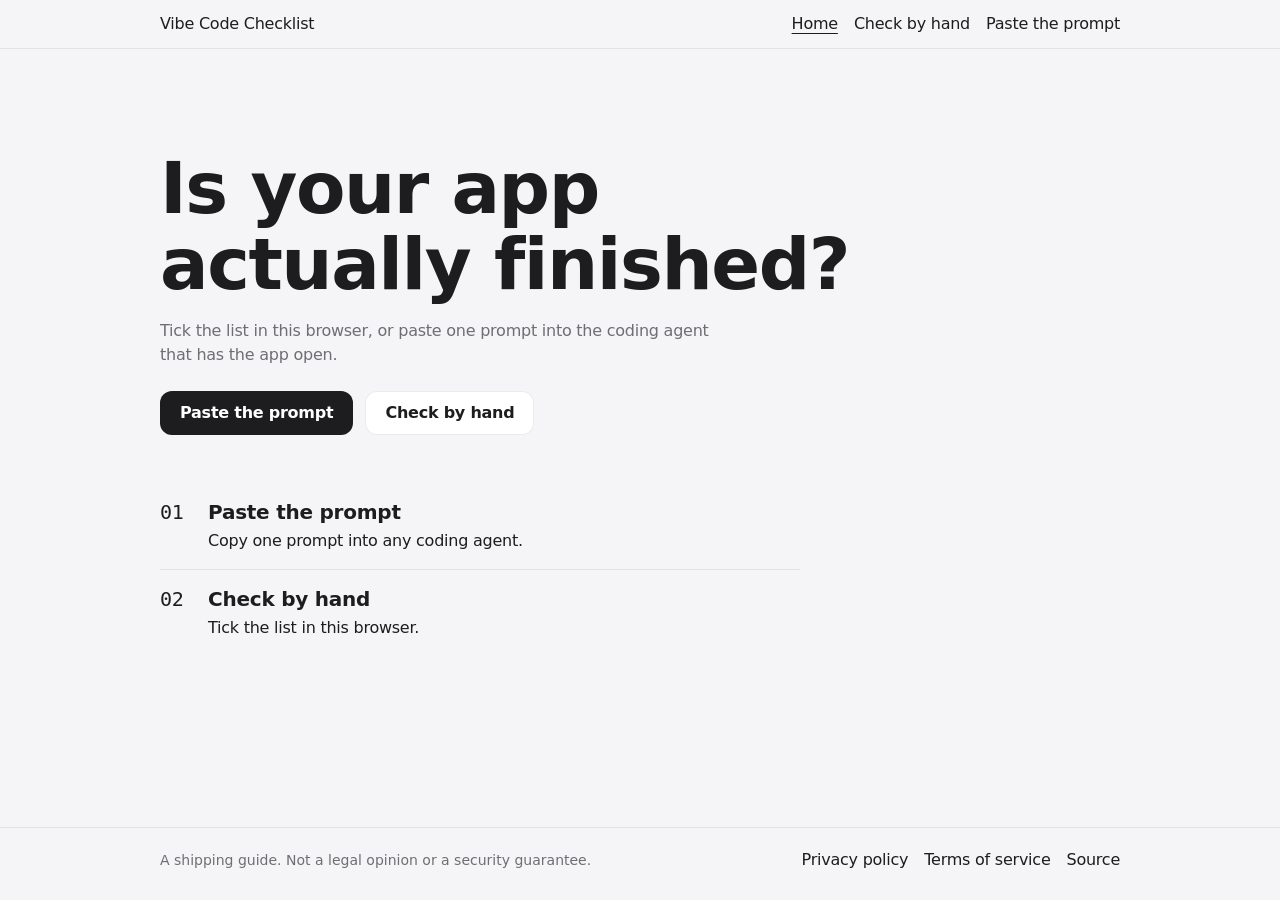
<file: index.html>
<!DOCTYPE html>
<html lang="en">
<head>
  <meta charset="utf-8">
  <meta http-equiv="Content-Security-Policy" content="default-src 'self'; script-src 'sha256-tcLRVA3RqzCOxFWzuZq97VPG/Cl6CHg8YIYO6o3sWDw='; style-src 'self'; img-src 'self'; font-src 'self'; connect-src 'none'; manifest-src 'self'; base-uri 'none'; form-action 'none'; object-src 'none'; frame-src 'none'; worker-src 'none'; upgrade-insecure-requests">
  <meta name="referrer" content="no-referrer">
  <meta name="viewport" content="width=device-width, initial-scale=1">
  <title>Vibe Code Checklist — Is your app actually finished?</title>
  <meta name="description" content="Choose how to check a vibe-coded web app: tick the list yourself, or paste one prompt into any coding agent.">
  <link rel="canonical" href="https://delexoo.github.io/vibe-code-checklist/">
  <meta property="og:title" content="Vibe Code Checklist — Is your app actually finished?">
  <meta property="og:description" content="Choose how to check a vibe-coded web app: tick the list yourself, or paste one prompt into any coding agent.">
  <meta property="og:type" content="website">
  <meta property="og:url" content="https://delexoo.github.io/vibe-code-checklist/">
  <meta name="twitter:card" content="summary">
  <meta name="twitter:title" content="Vibe Code Checklist — Is your app actually finished?">
  <meta name="twitter:description" content="Tick the list yourself, or paste one prompt into any coding agent.">
  <meta name="theme-color" content="#f5f5f7">
  <link rel="icon" href="favicon.svg" type="image/svg+xml">
  <link rel="icon" href="favicon-32.png" sizes="32x32" type="image/png">
  <link rel="apple-touch-icon" href="apple-touch-icon.png">
  <link rel="manifest" href="site.webmanifest">
  <link rel="stylesheet" href="styles.css">
  <script type="application/ld+json">
  {
    "@context": "https://schema.org",
    "@type": "WebSite",
    "name": "Vibe Code Checklist",
    "url": "https://delexoo.github.io/vibe-code-checklist/",
    "description": "Choose how to check a vibe-coded web app: by hand, or with one prompt."
  }
  </script>
</head>
<body class="dt-page">
  <a class="skip" href="#main">Skip to content</a>
  <header class="site-header">
    <div class="wrap">
      <div class="lx-row site-nav">
        <a class="word" href="index.html">Vibe Code Checklist</a>
        <nav aria-label="Pages">
          <a href="index.html" aria-current="page">Home</a>
          <a href="check.html">Check by hand</a>
          <a href="prompt.html">Paste the prompt</a>
        </nav>
      </div>
    </div>
  </header>
  <main id="main">
    <div class="wrap type-hero">
      <h1>Is your app actually finished?</h1>
      <p class="lede">Tick the list in this browser, or paste one prompt into the coding agent that has the app open.</p>
      <div class="cta">
        <a class="dt-btn dt-btn-primary" href="prompt.html">Paste the prompt</a>
        <a class="dt-btn dt-btn-secondary" href="check.html">Check by hand</a>
      </div>
      <ol class="path-list">
        <li class="lx-row">
          <span class="idx"></span>
          <div>
            <h2>Paste the prompt</h2>
            <p>Copy one prompt into any coding agent.</p>
          </div>
        </li>
        <li class="lx-row">
          <span class="idx"></span>
          <div>
            <h2>Check by hand</h2>
            <p>Tick the list in this browser.</p>
          </div>
        </li>
      </ol>
    </div>
  </main>
  <footer class="site-footer">
    <div class="wrap">
      <div class="lx-row site-foot">
        <p>A shipping guide. Not a legal opinion or a security guarantee.</p>
        <nav aria-label="Site">
          <a href="privacy.html">Privacy policy</a>
          <a href="terms.html">Terms of service</a>
          <a href="https://github.com/Delexoo/vibe-code-checklist" rel="noreferrer">Source</a>
        </nav>
      </div>
    </div>
  </footer>
</body>
</html>
</file>
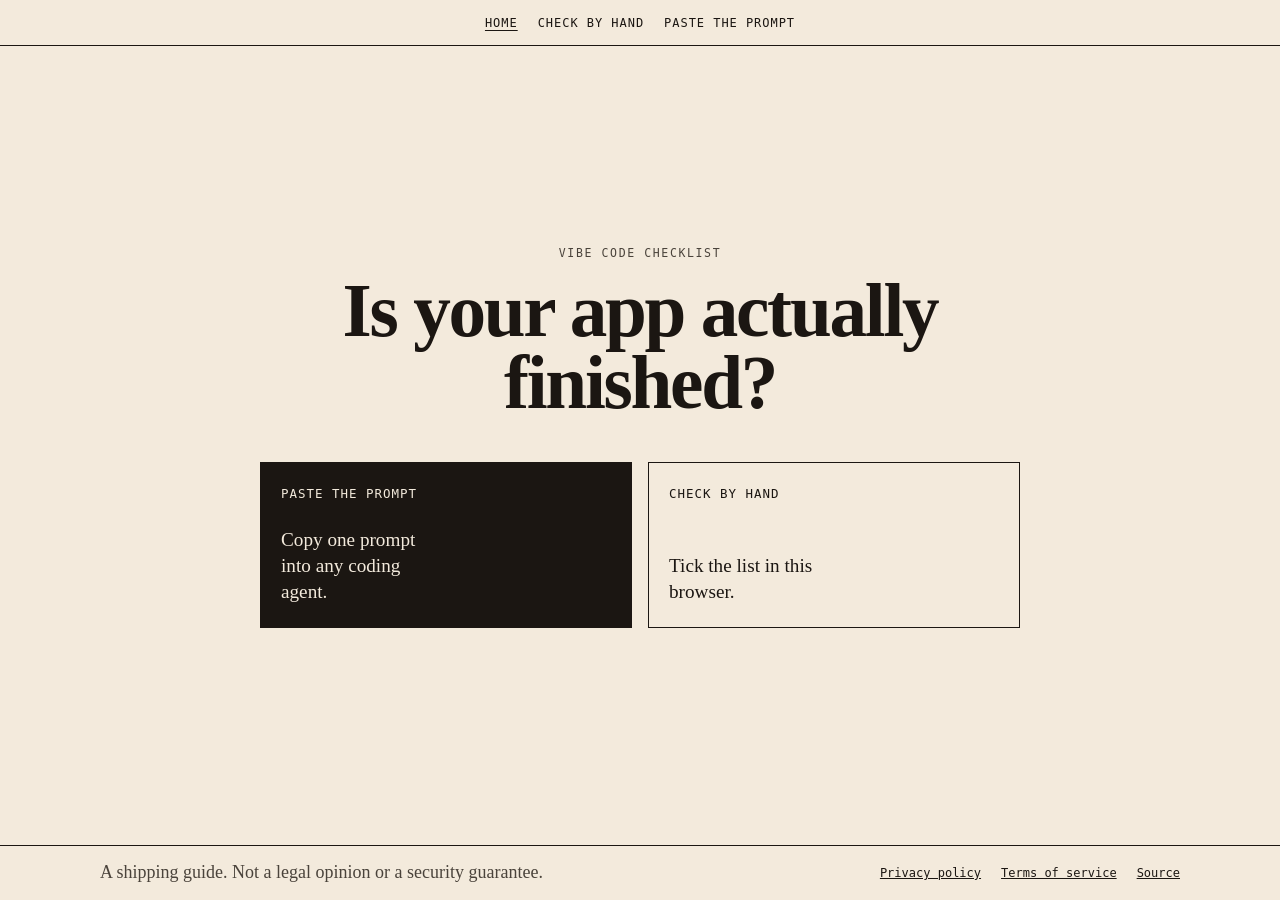
<file: before-after/before/index.html>
<!DOCTYPE html>
<html lang="en">
<head>
  <meta charset="utf-8">
  <meta http-equiv="Content-Security-Policy" content="default-src 'self'; script-src 'sha256-tcLRVA3RqzCOxFWzuZq97VPG/Cl6CHg8YIYO6o3sWDw='; style-src 'self'; img-src 'self'; font-src 'self'; connect-src 'none'; manifest-src 'self'; base-uri 'none'; form-action 'none'; object-src 'none'; frame-src 'none'; worker-src 'none'; upgrade-insecure-requests">
  <meta name="referrer" content="no-referrer">
  <meta name="viewport" content="width=device-width, initial-scale=1">
  <title>Vibe Code Checklist — Is your app actually finished?</title>
  <meta name="description" content="Choose how to check a vibe-coded web app: tick the list yourself, or paste one prompt into any coding agent.">
  <link rel="canonical" href="https://delexoo.github.io/vibe-code-checklist/">
  <meta property="og:title" content="Vibe Code Checklist — Is your app actually finished?">
  <meta property="og:description" content="Choose how to check a vibe-coded web app: tick the list yourself, or paste one prompt into any coding agent.">
  <meta property="og:type" content="website">
  <meta property="og:url" content="https://delexoo.github.io/vibe-code-checklist/">
  <meta name="twitter:card" content="summary">
  <meta name="twitter:title" content="Vibe Code Checklist — Is your app actually finished?">
  <meta name="twitter:description" content="Tick the list yourself, or paste one prompt into any coding agent.">
  <meta name="theme-color" content="#1b1612">
  <link rel="icon" href="favicon.svg" type="image/svg+xml">
  <link rel="icon" href="favicon-32.png" sizes="32x32" type="image/png">
  <link rel="apple-touch-icon" href="apple-touch-icon.png">
  <link rel="manifest" href="site.webmanifest">
  <link rel="stylesheet" href="styles.css">
  <script type="application/ld+json">
  {
    "@context": "https://schema.org",
    "@type": "WebSite",
    "name": "Vibe Code Checklist",
    "url": "https://delexoo.github.io/vibe-code-checklist/",
    "description": "Choose how to check a vibe-coded web app: by hand, or with one prompt."
  }
  </script>
</head>
<body class="home-body">
  <a class="skip" href="#main">Skip to content</a>
  <header class="site-header">
    <div class="wrap bar">
      <nav aria-label="Pages">
        <a href="index.html" aria-current="page">Home</a>
        <a href="check.html">Check by hand</a>
        <a href="prompt.html">Paste the prompt</a>
      </nav>
    </div>
  </header>
  <main id="main">
    <div class="wrap home">
      <p class="kicker">Vibe Code Checklist</p>
      <h1>Is your app actually finished?</h1>
      <div class="choices">
        <a class="choice filled" href="prompt.html">
          <strong>Paste the prompt</strong>
          <span>Copy one prompt into any coding agent.</span>
        </a>
        <a class="choice" href="check.html">
          <strong>Check by hand</strong>
          <span>Tick the list in this browser.</span>
        </a>
      </div>
    </div>
  </main>
  <footer class="site-footer">
    <div class="wrap foot">
      <p>A shipping guide. Not a legal opinion or a security guarantee.</p>
      <nav aria-label="Site">
        <a href="privacy.html">Privacy policy</a>
        <a href="terms.html">Terms of service</a>
        <a href="https://github.com/Delexoo/vibe-code-checklist" rel="noreferrer">Source</a>
      </nav>
    </div>
  </footer>
</body>
</html>
</file>
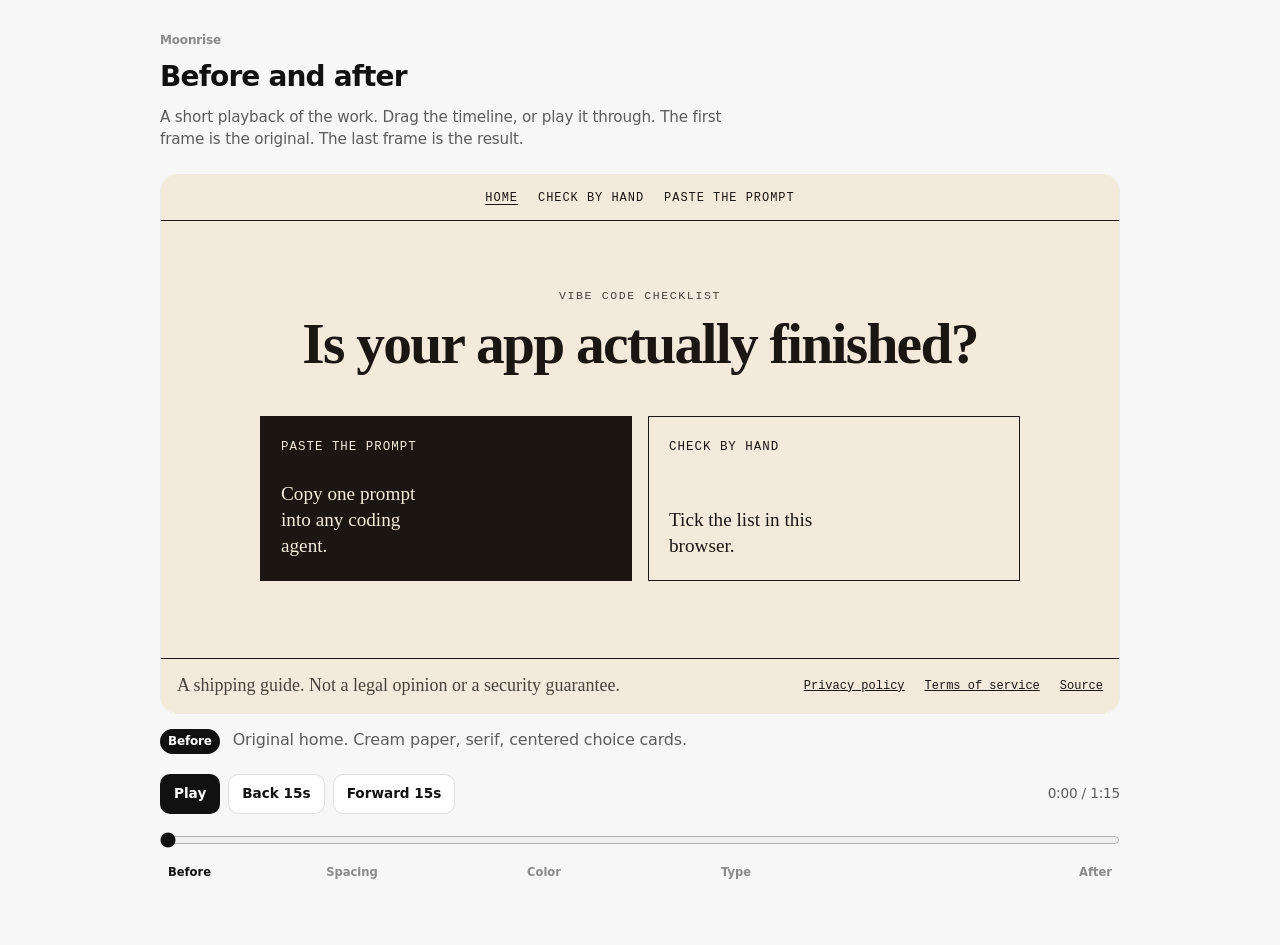
<file: before-after.html>
<!DOCTYPE html>
<html lang="en">
<head>
<meta charset="utf-8">
<meta name="viewport" content="width=device-width, initial-scale=1">
<title>Before and after</title>
<style>
  :root {
    --ink: #111111;
    --muted: #5c5c5c;
    --quiet: #8a8a8a;
    --line: #ebebeb;
    --fill: #f4f4f5;
    --surface: #ffffff;
    --stage: #f7f7f8;
    --radius: 16px;
  }
  * { box-sizing: border-box; }
  body {
    margin: 0;
    min-height: 100vh;
    background: var(--stage);
    color: var(--ink);
    font: 16px/1.45 ui-sans-serif, system-ui, sans-serif;
    letter-spacing: -0.011em;
  }
  .wrap {
    width: min(960px, calc(100% - 32px));
    margin: 0 auto;
    padding: 32px 0 48px;
  }
  .kicker {
    margin: 0 0 8px;
    color: var(--quiet);
    font-size: 0.75rem;
    font-weight: 650;
  }
  h1 {
    margin: 0;
    font-size: 1.75rem;
    font-weight: 650;
    letter-spacing: -0.03em;
  }
  .lead {
    margin: 8px 0 0;
    max-width: 38rem;
    color: var(--muted);
    font-size: 0.95rem;
  }
  .stage {
    position: relative;
    margin-top: 24px;
    height: min(62vh, 540px);
    min-height: 320px;
    border: 1px solid var(--line);
    border-radius: var(--radius);
    background: var(--surface);
    overflow: hidden;
  }
  .stage iframe {
    width: 100%;
    height: 100%;
    border: 0;
    background: #fff;
    opacity: 0;
    transform: translateY(8px);
    transition: opacity 0.28s ease, transform 0.28s cubic-bezier(0.22, 1, 0.36, 1);
  }
  .stage iframe.is-in {
    opacity: 1;
    transform: none;
  }
  .caption { margin: 14px 0 0; }
  .caption strong {
    display: inline-block;
    margin-right: 8px;
    padding: 4px 8px;
    border-radius: 999px;
    background: var(--ink);
    color: #fff;
    font-size: 0.75rem;
    font-weight: 650;
  }
  .caption strong.is-mid {
    background: var(--surface);
    color: var(--ink);
    box-shadow: inset 0 0 0 1px var(--line);
  }
  .caption span { color: var(--muted); }
  .transport {
    display: flex;
    flex-wrap: wrap;
    align-items: center;
    gap: 8px;
    margin-top: 16px;
  }
  button {
    appearance: none;
    border: 0;
    min-height: 40px;
    padding: 0 14px;
    border-radius: 10px;
    background: var(--ink);
    color: #fff;
    font: inherit;
    font-size: 0.85rem;
    font-weight: 600;
    cursor: pointer;
  }
  button.quiet {
    background: var(--surface);
    color: var(--ink);
    box-shadow: inset 0 0 0 1px #e0e0e0;
  }
  button:hover { transform: translateY(-1px); }
  button:active { transform: none; }
  .time {
    margin-left: auto;
    color: var(--muted);
    font-variant-numeric: tabular-nums;
    font-size: 0.85rem;
  }
  .scrub {
    display: block;
    margin-top: 14px;
  }
  .scrub input {
    width: 100%;
    margin: 0;
    accent-color: var(--ink);
    cursor: pointer;
  }
  .ticks {
    position: relative;
    height: 2.4rem;
    margin-top: 4px;
  }
  .ticks button {
    position: absolute;
    top: 0;
    transform: translateX(-50%);
    min-height: 28px;
    padding: 0 8px;
    background: transparent;
    color: var(--quiet);
    font-size: 0.72rem;
    font-weight: 600;
    box-shadow: none;
  }
  .ticks button:first-child { transform: none; }
  .ticks button:last-child { transform: translateX(-100%); }
  .ticks button.is-on { color: var(--ink); }
  .sr {
    position: absolute;
    width: 1px;
    height: 1px;
    padding: 0;
    margin: -1px;
    overflow: hidden;
    clip: rect(0, 0, 0, 0);
    border: 0;
  }
  @media (prefers-reduced-motion: reduce) {
    .stage iframe { transition: none; transform: none; }
    button { transition: none; }
    button:hover { transform: none; }
  }
</style>
</head>
<body>
  <main class="wrap">
    <p class="kicker">Moonrise</p>
    <h1>Before and after</h1>
    <p class="lead">A short playback of the work. Drag the timeline, or play it through. The first frame is the original. The last frame is the result.</p>

    <div class="stage">
      <iframe id="frame" title="Screen at this step"></iframe>
    </div>
    <p class="caption"><strong id="step-title">Before</strong> <span id="step-note"></span></p>

    <div class="transport">
      <button type="button" id="play" aria-pressed="false">Play</button>
      <button type="button" class="quiet" id="back">Back 15s</button>
      <button type="button" class="quiet" id="fwd">Forward 15s</button>
      <p class="time"><span id="now">0:00</span> / <span id="end">0:00</span></p>
    </div>

    <label class="scrub">
      <span class="sr">Timeline</span>
      <input id="scrub" type="range" min="0" value="0" step="0.1" aria-valuemin="0" aria-label="Timeline">
    </label>
    <div class="ticks" id="ticks"></div>
  </main>

<script>
(function () {
  "use strict";

  /* Replace STEPS with the real work.
     First step is Before at t: 0. Last step is After.
     Each step holds 15 seconds. Use src for a saved file, or html for inline markup.
     Example: { t: 0, mark: "Before", title: "Before", note: "Original files.", src: "before-after/before/index.html" }
  */
  var HOLD = 15;

  function page(css, body) {
    return "<!DOCTYPE html><html><head><meta charset='utf-8'><style>" +
      "body{margin:0;font:16px/1.4 ui-sans-serif,system-ui,sans-serif}" + css +
      "</style></head><body>" + body + "</body></html>";
  }

  var STEPS = [
    {
      t: 0,
      mark: "Before",
      title: "Before",
      note: "Original home. Cream paper, serif, centered choice cards.",
      src: "before-after/before/index.html"
    },
    {
      t: 15,
      mark: "Spacing",
      title: "Spacing",
      note: "Left-aligned type-first stack. Padding and gaps on a 4px grid.",
      src: "before-after/steps/spacing.html"
    },
    {
      t: 30,
      mark: "Color",
      title: "Color",
      note: "Quiet grey surfaces. One blue action. Hairline rules.",
      src: "before-after/steps/color.html"
    },
    {
      t: 45,
      mark: "Type",
      title: "Type",
      note: "Grotesk, sentence case, tabular 01 and 02.",
      src: "before-after/steps/type.html"
    },
    {
      t: 60,
      mark: "After",
      title: "After",
      note: "The finished home.",
      src: "index.html"
    }
  ];

  var duration = STEPS[STEPS.length - 1].t + HOLD;
  var frame = document.getElementById("frame");
  var title = document.getElementById("step-title");
  var note = document.getElementById("step-note");
  var playBtn = document.getElementById("play");
  var scrub = document.getElementById("scrub");
  var nowEl = document.getElementById("now");
  var endEl = document.getElementById("end");
  var ticks = document.getElementById("ticks");
  var time = 0;
  var playing = false;
  var shown = null;
  var last = 0;
  var reduce = false;
  try {
    reduce = window.matchMedia("(prefers-reduced-motion: reduce)").matches;
  } catch (err) {
    reduce = false;
  }

  scrub.max = String(duration);
  scrub.setAttribute("aria-valuemax", String(duration));
  endEl.textContent = clock(duration);

  STEPS.forEach(function (step, index) {
    var btn = document.createElement("button");
    btn.type = "button";
    btn.textContent = step.mark;
    var x = duration === 0 ? 0 : (step.t / duration) * 100;
    if (index === 0) btn.style.left = "0";
    else if (index === STEPS.length - 1) btn.style.left = "100%";
    else btn.style.left = x + "%";
    btn.addEventListener("click", function () { seek(step.t); });
    ticks.appendChild(btn);
  });

  function clock(value) {
    var s = Math.max(0, Math.round(value));
    var m = Math.floor(s / 60);
    var r = s % 60;
    return m + ":" + (r < 10 ? "0" : "") + r;
  }

  function stepAt(value) {
    var current = STEPS[0];
    STEPS.forEach(function (step) {
      if (step.t <= value + 0.001) current = step;
    });
    return current;
  }

  function show(step) {
    if (shown === step) return;
    shown = step;
    frame.classList.remove("is-in");
    frame.title = step.title;
    if (step.src) {
      frame.removeAttribute("srcdoc");
      frame.src = step.src;
    } else {
      frame.srcdoc = step.html;
    }
    title.textContent = step.mark;
    title.classList.toggle("is-mid", step.mark !== "Before" && step.mark !== "After");
    note.textContent = step.note;
    Array.prototype.forEach.call(ticks.children, function (btn) {
      btn.classList.toggle("is-on", btn.textContent === step.mark);
    });
    if (reduce) {
      frame.classList.add("is-in");
      return;
    }
    requestAnimationFrame(function () {
      requestAnimationFrame(function () { frame.classList.add("is-in"); });
    });
  }

  function paint(value) {
    time = Math.max(0, Math.min(duration, value));
    scrub.value = String(time);
    scrub.setAttribute("aria-valuenow", String(Math.round(time)));
    nowEl.textContent = clock(time);
    show(stepAt(time));
    if (time >= duration && playing) setPlaying(false);
  }

  function seek(value) { paint(value); }

  function setPlaying(next) {
    playing = next;
    playBtn.textContent = playing ? "Pause" : "Play";
    playBtn.setAttribute("aria-pressed", playing ? "true" : "false");
    if (!playing) return;
    if (time >= duration) paint(0);
    last = performance.now();
    requestAnimationFrame(loop);
  }

  function loop(now) {
    if (!playing) return;
    var dt = Math.min(0.05, (now - last) / 1000);
    last = now;
    paint(time + dt);
    if (playing) requestAnimationFrame(loop);
  }

  playBtn.addEventListener("click", function () { setPlaying(!playing); });
  document.getElementById("back").addEventListener("click", function () { seek(time - HOLD); });
  document.getElementById("fwd").addEventListener("click", function () { seek(time + HOLD); });
  scrub.addEventListener("input", function () { seek(Number(scrub.value)); });
  document.addEventListener("keydown", function (event) {
    var tag = event.target && event.target.tagName;
    if (tag === "INPUT" || tag === "TEXTAREA") return;
    if (event.key === " " || event.code === "Space") {
      event.preventDefault();
      setPlaying(!playing);
    } else if (event.key === "ArrowLeft") {
      seek(time - HOLD);
    } else if (event.key === "ArrowRight") {
      seek(time + HOLD);
    }
  });

  paint(0);
})();
</script>
</body>
</html>
</file>
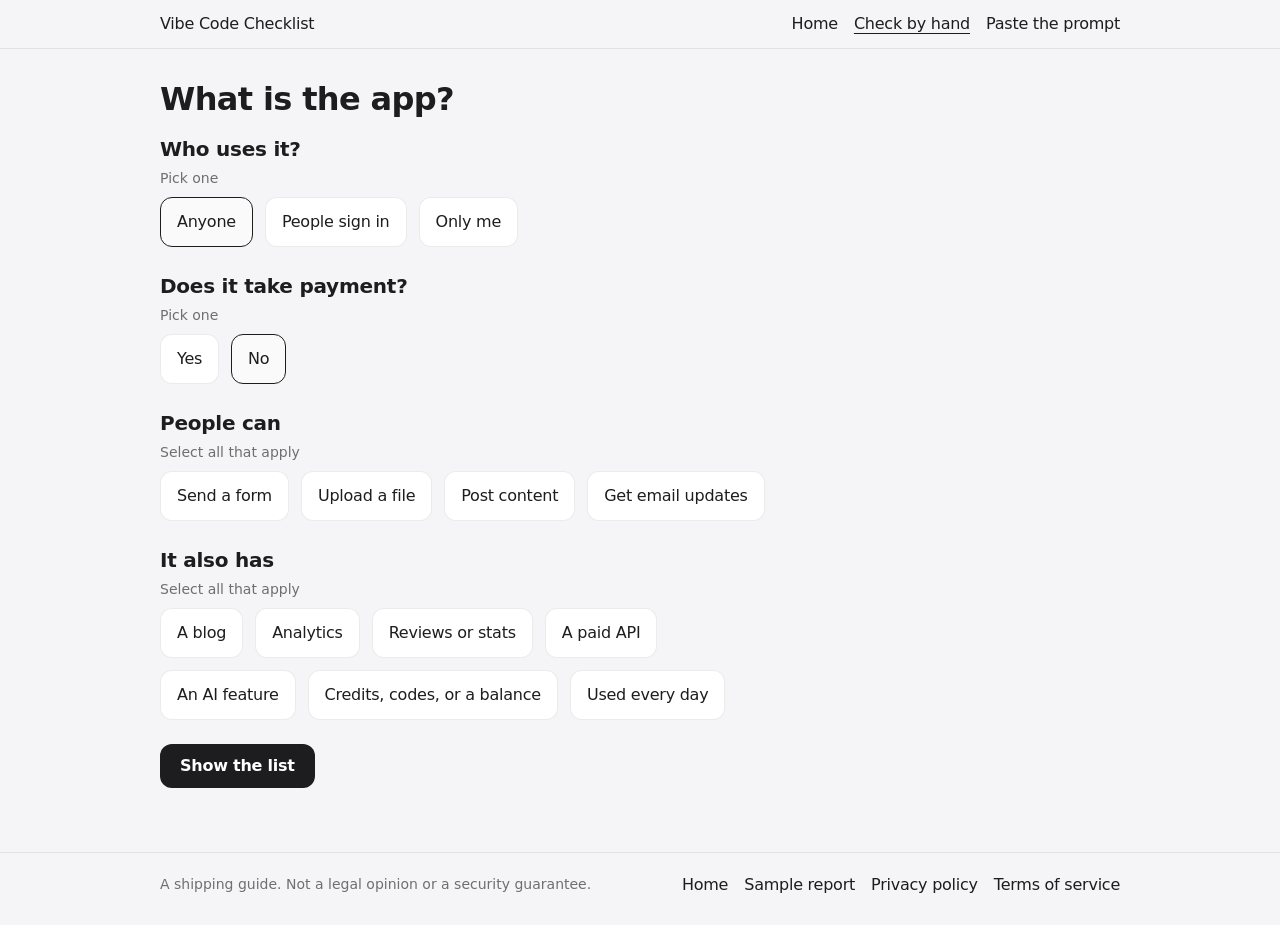
<file: check.html>
<!DOCTYPE html>
<html lang="en">
<head>
  <meta charset="utf-8">
  <meta http-equiv="Content-Security-Policy" content="default-src 'self'; script-src 'self'; style-src 'self'; img-src 'self'; font-src 'self'; connect-src 'self'; manifest-src 'self'; base-uri 'none'; form-action 'none'; object-src 'none'; frame-src 'none'; worker-src 'none'; upgrade-insecure-requests">
  <meta name="referrer" content="no-referrer">
  <meta name="viewport" content="width=device-width, initial-scale=1">
  <title>Check by hand — Vibe Code Checklist</title>
  <meta name="description" content="Tick what your vibe-coded app already has. Set aside what does not apply, then download an HTML report.">
  <link rel="canonical" href="https://delexoo.github.io/vibe-code-checklist/check.html">
  <meta property="og:title" content="Check by hand — Vibe Code Checklist">
  <meta property="og:description" content="Tick what your app already has, then download an HTML report.">
  <meta property="og:type" content="website">
  <meta property="og:url" content="https://delexoo.github.io/vibe-code-checklist/check.html">
  <meta name="theme-color" content="#f5f5f7">
  <link rel="icon" href="favicon.svg" type="image/svg+xml">
  <link rel="icon" href="favicon-32.png" sizes="32x32" type="image/png">
  <link rel="apple-touch-icon" href="apple-touch-icon.png">
  <link rel="manifest" href="site.webmanifest">
  <link rel="stylesheet" href="styles.css">
</head>
<body class="dt-page">
  <a class="skip" href="#main">Skip to content</a>
  <header class="site-header">
    <div class="wrap">
      <div class="lx-row site-nav">
        <a class="word" href="index.html">Vibe Code Checklist</a>
        <nav aria-label="Pages">
          <a href="index.html">Home</a>
          <a href="check.html" aria-current="page">Check by hand</a>
          <a href="prompt.html">Paste the prompt</a>
        </nav>
      </div>
    </div>
  </header>
  <main id="main" class="page">
    <div class="wrap">
      <section id="survey" class="survey">
        <h1>What is the app?</h1>
        <fieldset class="ask">
          <legend>Who uses it?</legend>
          <p class="hint">Pick one</p>
          <div class="chips">
            <label class="chip"><input type="radio" name="who" value="public" checked> Anyone</label>
            <label class="chip"><input type="radio" name="who" value="accounts"> People sign in</label>
            <label class="chip"><input type="radio" name="who" value="private"> Only me</label>
          </div>
        </fieldset>
        <fieldset class="ask">
          <legend>Does it take payment?</legend>
          <p class="hint">Pick one</p>
          <div class="chips">
            <label class="chip"><input type="radio" name="pay" value="yes"> Yes</label>
            <label class="chip"><input type="radio" name="pay" value="no" checked> No</label>
          </div>
        </fieldset>
        <fieldset class="ask">
          <legend>People can</legend>
          <p class="hint">Select all that apply</p>
          <div class="chips">
            <label class="chip"><input type="checkbox" name="extra" value="forms"> Send a form</label>
            <label class="chip"><input type="checkbox" name="extra" value="uploads"> Upload a file</label>
            <label class="chip"><input type="checkbox" name="extra" value="ugc"> Post content</label>
            <label class="chip"><input type="checkbox" name="extra" value="email"> Get email updates</label>
          </div>
        </fieldset>
        <fieldset class="ask">
          <legend>It also has</legend>
          <p class="hint">Select all that apply</p>
          <div class="chips">
            <label class="chip"><input type="checkbox" name="extra" value="blog"> A blog</label>
            <label class="chip"><input type="checkbox" name="extra" value="analytics"> Analytics</label>
            <label class="chip"><input type="checkbox" name="extra" value="claims"> Reviews or stats</label>
            <label class="chip"><input type="checkbox" name="extra" value="outbound"> A paid API</label>
            <label class="chip"><input type="checkbox" name="extra" value="ai"> An AI feature</label>
            <label class="chip"><input type="checkbox" name="extra" value="balances"> Credits, codes, or a balance</label>
            <label class="chip"><input type="checkbox" name="extra" value="daily"> Used every day</label>
          </div>
        </fieldset>
        <button type="button" class="dt-btn dt-btn-primary" id="survey-start">Show the list</button>
        <noscript>
          <p class="load-error">Choosing what the app includes needs JavaScript.</p>
        </noscript>
      </section>
      <section id="checklist" aria-labelledby="checklist-title" hidden>
        <h1 id="checklist-title" tabindex="-1">Check the list</h1>
        <div class="scorebar">
          <div>
            <p class="caption">Score</p>
            <p class="score-line"><strong id="score-pass">0</strong><span id="score-of">/0</span></p>
            <p id="score-note">Loading the checklist…</p>
            <p id="score-required"></p>
          </div>
          <div class="actions">
            <button type="button" class="dt-btn dt-btn-primary" id="download" disabled>Download HTML report</button>
            <button type="button" class="dt-btn dt-btn-danger" id="reset" disabled>Clear checks</button>
            <button type="button" class="dt-btn dt-btn-ghost" id="survey-edit">Change answers</button>
          </div>
        </div>
        <p class="legend">Tick what is already true. Your answers stay in this browser.</p>
        <div id="list" aria-busy="true">
          <p id="loading">Loading the checklist…</p>
        </div>
        <noscript>
          <p class="load-error">Ticking items needs JavaScript. You can still use the paste-the-prompt page.</p>
        </noscript>
      </section>
    </div>
  </main>
  <footer class="site-footer">
    <div class="wrap">
      <div class="lx-row site-foot">
        <p>A shipping guide. Not a legal opinion or a security guarantee.</p>
        <nav aria-label="Site">
          <a href="index.html">Home</a>
          <a href="sample-report.html">Sample report</a>
          <a href="privacy.html">Privacy policy</a>
          <a href="terms.html">Terms of service</a>
        </nav>
      </div>
    </div>
  </footer>
  <script src="app.js"></script>
</body>
</html>
</file>
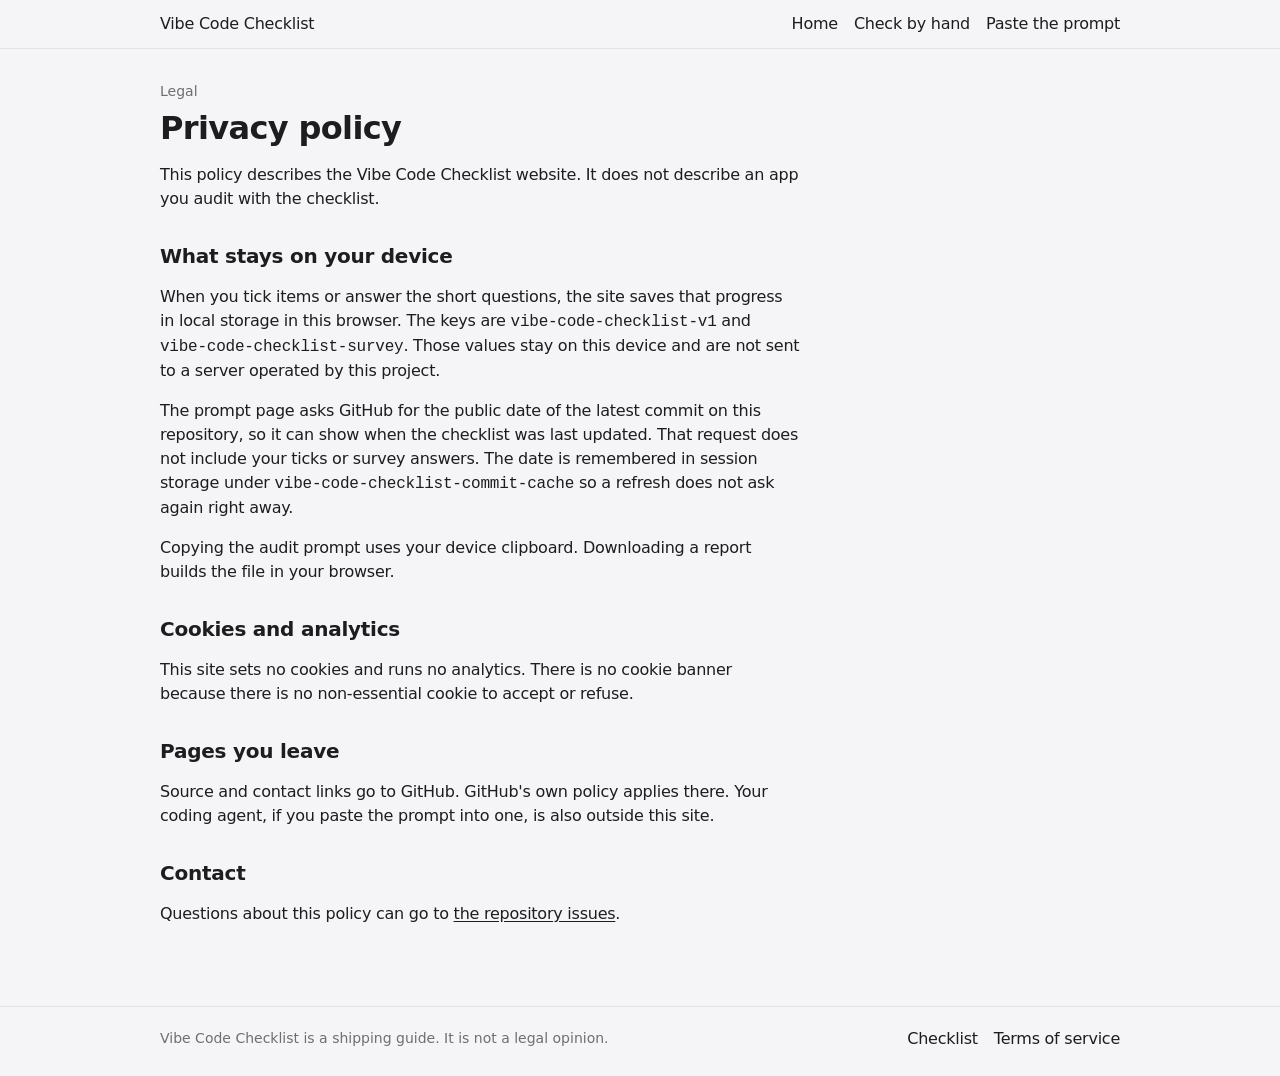
<file: privacy.html>
<!DOCTYPE html>
<html lang="en">
<head>
  <meta charset="utf-8">
  <meta http-equiv="Content-Security-Policy" content="default-src 'self'; script-src 'none'; style-src 'self'; img-src 'self'; font-src 'self'; connect-src 'none'; manifest-src 'self'; base-uri 'none'; form-action 'none'; object-src 'none'; frame-src 'none'; worker-src 'none'; upgrade-insecure-requests">
  <meta name="referrer" content="no-referrer">
  <meta name="viewport" content="width=device-width, initial-scale=1">
  <title>Privacy policy — Vibe Code Checklist</title>
  <meta name="description" content="The Vibe Code Checklist site stores your ticks in this browser only. It sets no cookies and runs no analytics.">
  <link rel="canonical" href="https://delexoo.github.io/vibe-code-checklist/privacy.html">
  <meta property="og:title" content="Privacy policy — Vibe Code Checklist">
  <meta property="og:description" content="Ticks stay in local storage on your device. This site sets no cookies and runs no analytics.">
  <meta property="og:type" content="website">
  <meta property="og:url" content="https://delexoo.github.io/vibe-code-checklist/privacy.html">
  <meta name="theme-color" content="#f5f5f7">
  <link rel="icon" href="favicon.svg" type="image/svg+xml">
  <link rel="icon" href="favicon-32.png" sizes="32x32" type="image/png">
  <link rel="apple-touch-icon" href="apple-touch-icon.png">
  <link rel="manifest" href="site.webmanifest">
  <link rel="stylesheet" href="styles.css">
</head>
<body class="dt-page">
  <a class="skip" href="#main">Skip to content</a>
  <header class="site-header">
    <div class="wrap">
      <div class="lx-row site-nav">
        <a class="word" href="index.html">Vibe Code Checklist</a>
        <nav aria-label="Pages">
          <a href="index.html">Home</a>
          <a href="check.html">Check by hand</a>
          <a href="prompt.html">Paste the prompt</a>
        </nav>
      </div>
    </div>
  </header>
  <main id="main" class="page">
    <div class="wrap">
      <p class="caption">Legal</p>
      <h1>Privacy policy</h1>
      <p>This policy describes the Vibe Code Checklist website. It does not describe an app you audit with the checklist.</p>
      <h2>What stays on your device</h2>
      <p>When you tick items or answer the short questions, the site saves that progress in local storage in this browser. The keys are <code>vibe-code-checklist-v1</code> and <code>vibe-code-checklist-survey</code>. Those values stay on this device and are not sent to a server operated by this project.</p>
      <p>The prompt page asks GitHub for the public date of the latest commit on this repository, so it can show when the checklist was last updated. That request does not include your ticks or survey answers. The date is remembered in session storage under <code>vibe-code-checklist-commit-cache</code> so a refresh does not ask again right away.</p>
      <p>Copying the audit prompt uses your device clipboard. Downloading a report builds the file in your browser.</p>
      <h2>Cookies and analytics</h2>
      <p>This site sets no cookies and runs no analytics. There is no cookie banner because there is no non-essential cookie to accept or refuse.</p>
      <h2>Pages you leave</h2>
      <p>Source and contact links go to GitHub. GitHub's own policy applies there. Your coding agent, if you paste the prompt into one, is also outside this site.</p>
      <h2>Contact</h2>
      <p>Questions about this policy can go to <a href="https://github.com/Delexoo/vibe-code-checklist/issues" rel="noreferrer">the repository issues</a>.</p>
    </div>
  </main>
  <footer class="site-footer">
    <div class="wrap">
      <div class="lx-row site-foot">
        <p>Vibe Code Checklist is a shipping guide. It is not a legal opinion.</p>
        <nav aria-label="Site">
          <a href="index.html">Checklist</a>
          <a href="terms.html">Terms of service</a>
        </nav>
      </div>
    </div>
  </footer>
</body>
</html>
</file>
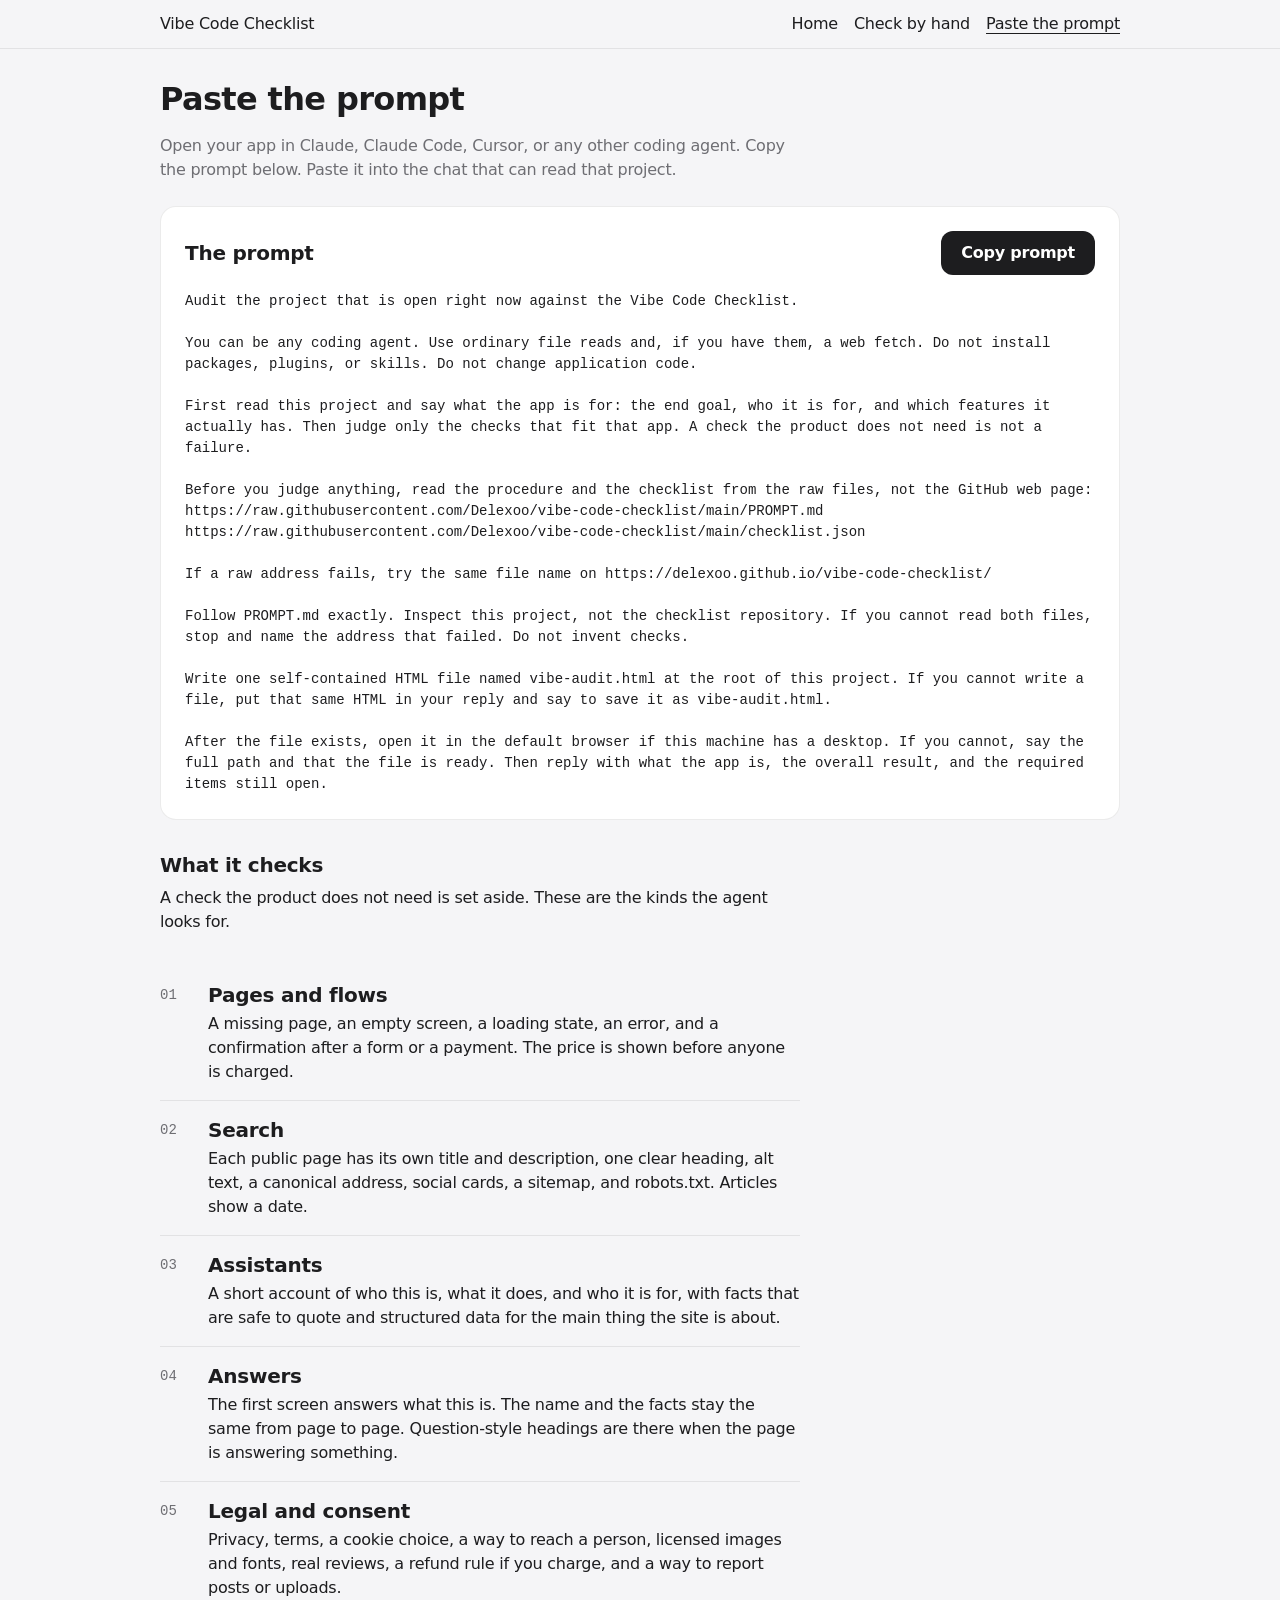
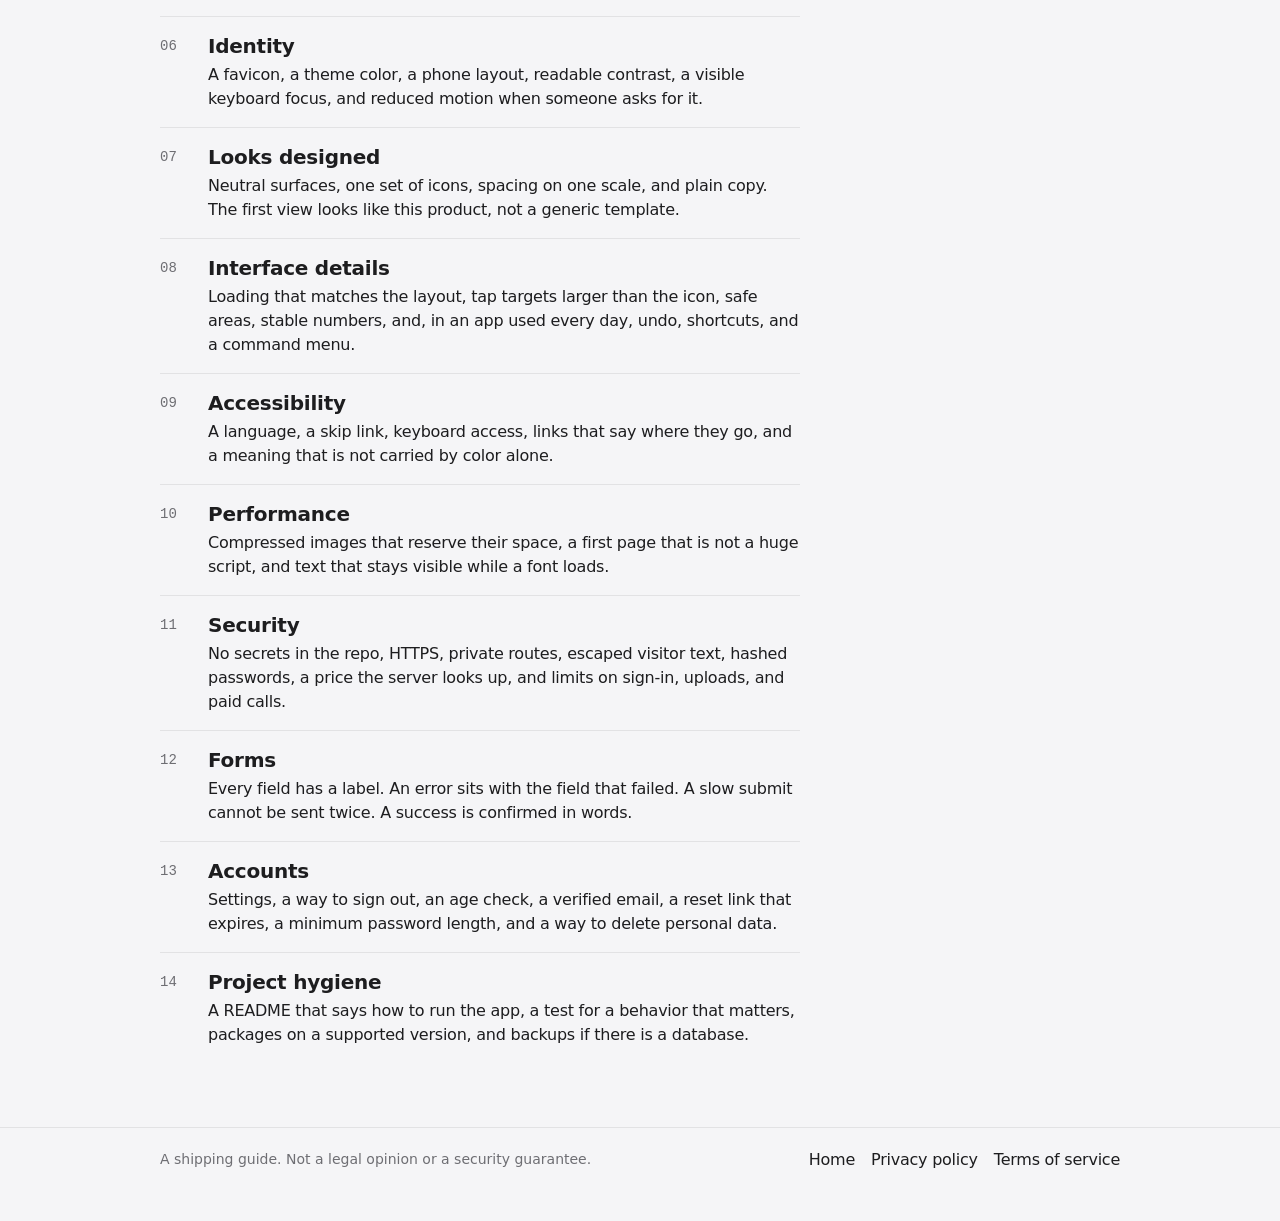
<file: prompt.html>
<!DOCTYPE html>
<html lang="en">
<head>
  <meta charset="utf-8">
  <meta http-equiv="Content-Security-Policy" content="default-src 'self'; script-src 'self'; style-src 'self'; img-src 'self'; font-src 'self'; connect-src 'self' https://api.github.com; manifest-src 'self'; base-uri 'none'; form-action 'none'; object-src 'none'; frame-src 'none'; worker-src 'none'; upgrade-insecure-requests">
  <meta name="referrer" content="no-referrer">
  <meta name="viewport" content="width=device-width, initial-scale=1">
  <title>Paste the prompt — Vibe Code Checklist</title>
  <meta name="description" content="Copy one prompt into Claude, Claude Code, Cursor, or any coding agent that has your app open. It writes vibe-audit.html and leaves the app alone.">
  <link rel="canonical" href="https://delexoo.github.io/vibe-code-checklist/prompt.html">
  <meta property="og:title" content="Paste the prompt — Vibe Code Checklist">
  <meta property="og:description" content="Copy one prompt into Claude, Claude Code, Cursor, or any coding agent that has your app open. It writes vibe-audit.html and leaves the app alone.">
  <meta property="og:type" content="website">
  <meta property="og:url" content="https://delexoo.github.io/vibe-code-checklist/prompt.html">
  <meta name="theme-color" content="#f5f5f7">
  <link rel="icon" href="favicon.svg" type="image/svg+xml">
  <link rel="icon" href="favicon-32.png" sizes="32x32" type="image/png">
  <link rel="apple-touch-icon" href="apple-touch-icon.png">
  <link rel="manifest" href="site.webmanifest">
  <link rel="stylesheet" href="styles.css">
</head>
<body class="dt-page">
  <a class="skip" href="#main">Skip to content</a>
  <header class="site-header">
    <div class="wrap">
      <div class="lx-row site-nav">
        <a class="word" href="index.html">Vibe Code Checklist</a>
        <nav aria-label="Pages">
          <a href="index.html">Home</a>
          <a href="check.html">Check by hand</a>
          <a href="prompt.html" aria-current="page">Paste the prompt</a>
        </nav>
      </div>
    </div>
  </header>
  <main id="main" class="page">
    <div class="wrap">
      <h1>Paste the prompt</h1>
      <p class="lede">Open your app in Claude, Claude Code, Cursor, or any other coding agent. Copy the prompt below. Paste it into the chat that can read that project.</p>
      <section class="audit" id="audit" aria-labelledby="audit-title">
        <div class="audit-head">
          <h2 id="audit-title">The prompt</h2>
          <button type="button" class="dt-btn dt-btn-primary dt-btn-morph" id="copy" aria-live="polite">
            <span class="dt-btn-morph-label">Copy prompt</span>
            <span class="dt-btn-morph-spin" aria-hidden="true"><span class="dt-spinner"></span></span>
            <span class="dt-btn-morph-done" aria-hidden="true">Copied</span>
          </button>
        </div>
        <pre id="prompt-text">Audit the project that is open right now against the Vibe Code Checklist.

You can be any coding agent. Use ordinary file reads and, if you have them, a web fetch. Do not install packages, plugins, or skills. Do not change application code.

First read this project and say what the app is for: the end goal, who it is for, and which features it actually has. Then judge only the checks that fit that app. A check the product does not need is not a failure.

Before you judge anything, read the procedure and the checklist from the raw files, not the GitHub web page:
https://raw.githubusercontent.com/Delexoo/vibe-code-checklist/main/PROMPT.md
https://raw.githubusercontent.com/Delexoo/vibe-code-checklist/main/checklist.json

If a raw address fails, try the same file name on https://delexoo.github.io/vibe-code-checklist/

Follow PROMPT.md exactly. Inspect this project, not the checklist repository. If you cannot read both files, stop and name the address that failed. Do not invent checks.

Write one self-contained HTML file named vibe-audit.html at the root of this project. If you cannot write a file, put that same HTML in your reply and say to save it as vibe-audit.html.

After the file exists, open it in the default browser if this machine has a desktop. If you cannot, say the full path and that the file is ready. Then reply with what the app is, the overall result, and the required items still open.</pre>
      </section>
      <p class="updated" id="updated" hidden>Last updated: <time id="updated-time"></time></p>
      <section class="checks" aria-labelledby="checks-title">
        <h2 id="checks-title">What it checks</h2>
        <p>A check the product does not need is set aside. These are the kinds the agent looks for.</p>
        <ol>
          <li class="lx-row">
            <span class="idx"></span>
            <div>
            <h3>Pages and flows</h3>
            <p>A missing page, an empty screen, a loading state, an error, and a confirmation after a form or a payment. The price is shown before anyone is charged.            </p>
            </div>
          </li>
          <li class="lx-row">
            <span class="idx"></span>
            <div>
            <h3>Search</h3>
            <p>Each public page has its own title and description, one clear heading, alt text, a canonical address, social cards, a sitemap, and robots.txt. Articles show a date.            </p>
            </div>
          </li>
          <li class="lx-row">
            <span class="idx"></span>
            <div>
            <h3>Assistants</h3>
            <p>A short account of who this is, what it does, and who it is for, with facts that are safe to quote and structured data for the main thing the site is about.            </p>
            </div>
          </li>
          <li class="lx-row">
            <span class="idx"></span>
            <div>
            <h3>Answers</h3>
            <p>The first screen answers what this is. The name and the facts stay the same from page to page. Question-style headings are there when the page is answering something.            </p>
            </div>
          </li>
          <li class="lx-row">
            <span class="idx"></span>
            <div>
            <h3>Legal and consent</h3>
            <p>Privacy, terms, a cookie choice, a way to reach a person, licensed images and fonts, real reviews, a refund rule if you charge, and a way to report posts or uploads.            </p>
            </div>
          </li>
          <li class="lx-row">
            <span class="idx"></span>
            <div>
            <h3>Identity</h3>
            <p>A favicon, a theme color, a phone layout, readable contrast, a visible keyboard focus, and reduced motion when someone asks for it.            </p>
            </div>
          </li>
          <li class="lx-row">
            <span class="idx"></span>
            <div>
            <h3>Looks designed</h3>
            <p>Neutral surfaces, one set of icons, spacing on one scale, and plain copy. The first view looks like this product, not a generic template.            </p>
            </div>
          </li>
          <li class="lx-row">
            <span class="idx"></span>
            <div>
            <h3>Interface details</h3>
            <p>Loading that matches the layout, tap targets larger than the icon, safe areas, stable numbers, and, in an app used every day, undo, shortcuts, and a command menu.            </p>
            </div>
          </li>
          <li class="lx-row">
            <span class="idx"></span>
            <div>
            <h3>Accessibility</h3>
            <p>A language, a skip link, keyboard access, links that say where they go, and a meaning that is not carried by color alone.            </p>
            </div>
          </li>
          <li class="lx-row">
            <span class="idx"></span>
            <div>
            <h3>Performance</h3>
            <p>Compressed images that reserve their space, a first page that is not a huge script, and text that stays visible while a font loads.            </p>
            </div>
          </li>
          <li class="lx-row">
            <span class="idx"></span>
            <div>
            <h3>Security</h3>
            <p>No secrets in the repo, HTTPS, private routes, escaped visitor text, hashed passwords, a price the server looks up, and limits on sign-in, uploads, and paid calls.            </p>
            </div>
          </li>
          <li class="lx-row">
            <span class="idx"></span>
            <div>
            <h3>Forms</h3>
            <p>Every field has a label. An error sits with the field that failed. A slow submit cannot be sent twice. A success is confirmed in words.            </p>
            </div>
          </li>
          <li class="lx-row">
            <span class="idx"></span>
            <div>
            <h3>Accounts</h3>
            <p>Settings, a way to sign out, an age check, a verified email, a reset link that expires, a minimum password length, and a way to delete personal data.            </p>
            </div>
          </li>
          <li class="lx-row">
            <span class="idx"></span>
            <div>
            <h3>Project hygiene</h3>
            <p>A README that says how to run the app, a test for a behavior that matters, packages on a supported version, and backups if there is a database.            </p>
            </div>
          </li>
        </ol>
      </section>
    </div>
  </main>
  <footer class="site-footer">
    <div class="wrap">
      <div class="lx-row site-foot">
        <p>A shipping guide. Not a legal opinion or a security guarantee.</p>
        <nav aria-label="Site">
          <a href="index.html">Home</a>
          <a href="privacy.html">Privacy policy</a>
          <a href="terms.html">Terms of service</a>
        </nav>
      </div>
    </div>
  </footer>
  <script src="app.js"></script>
</body>
</html>
</file>
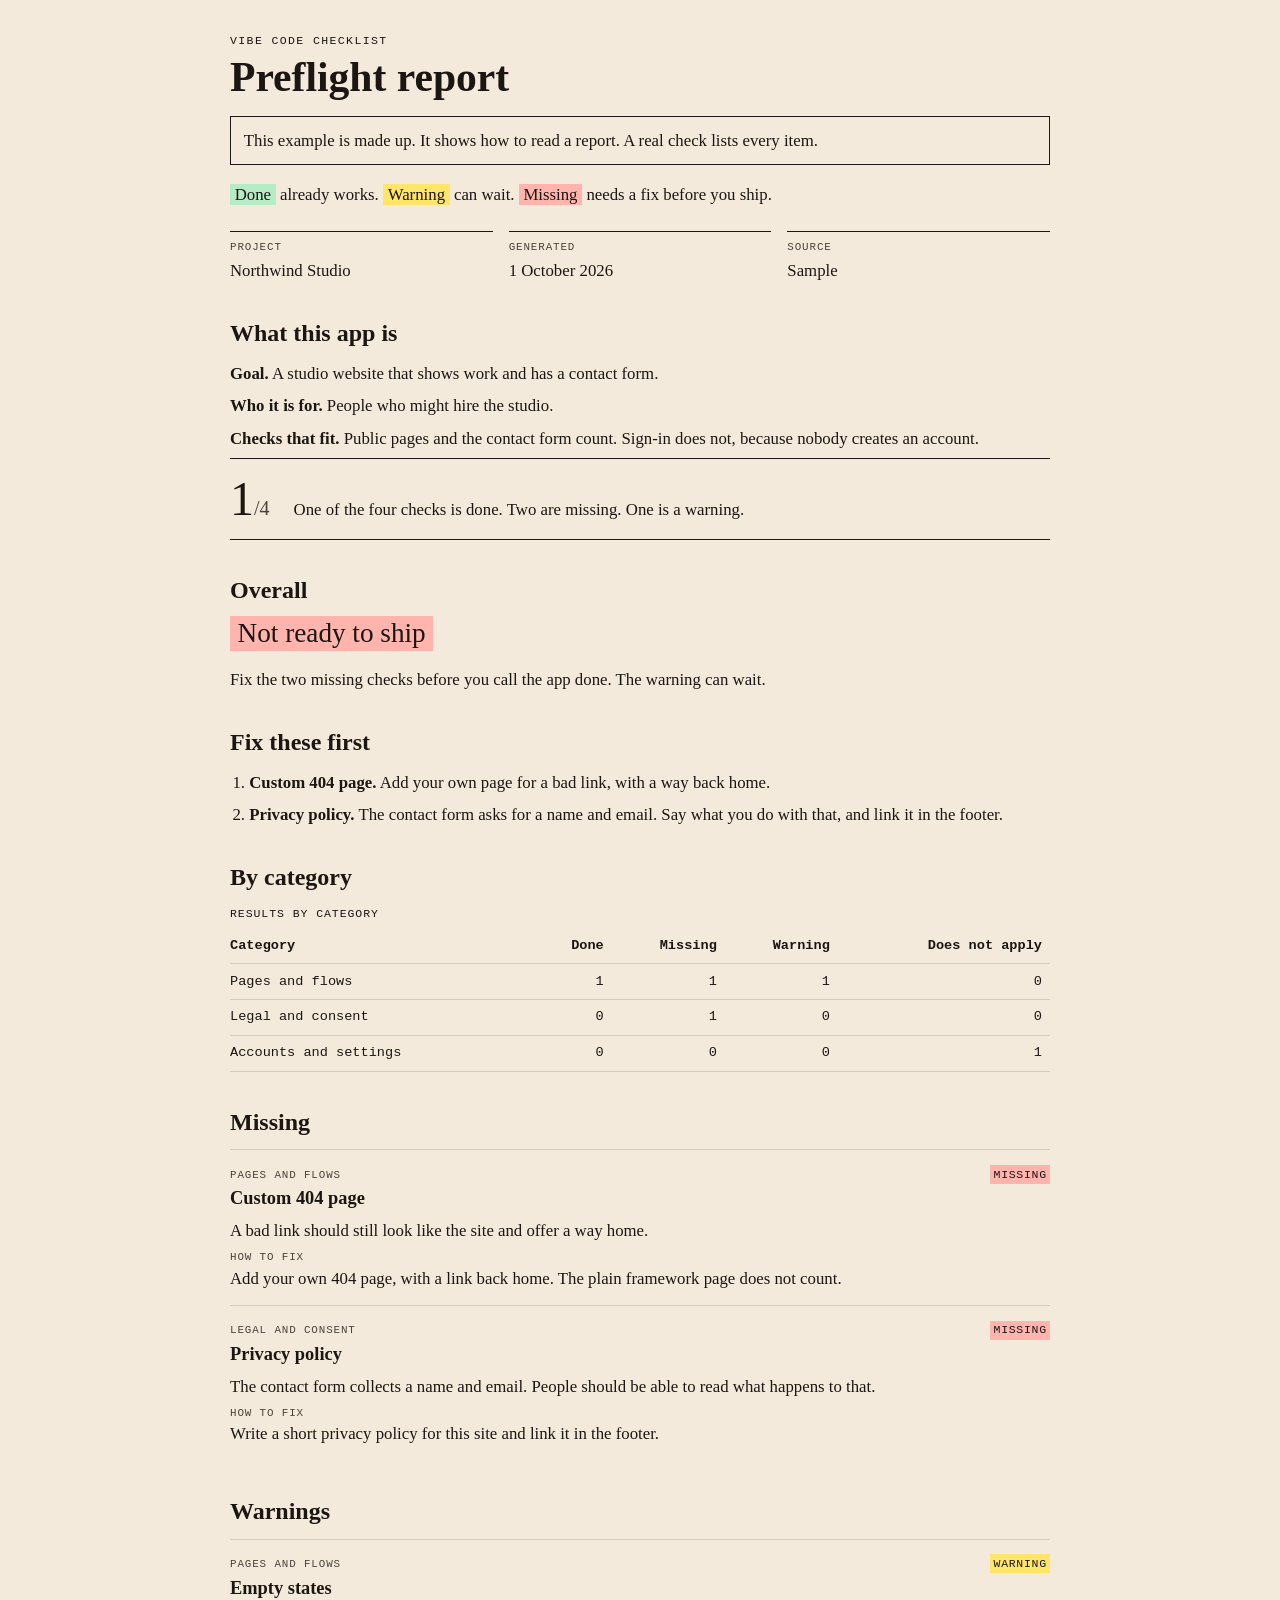
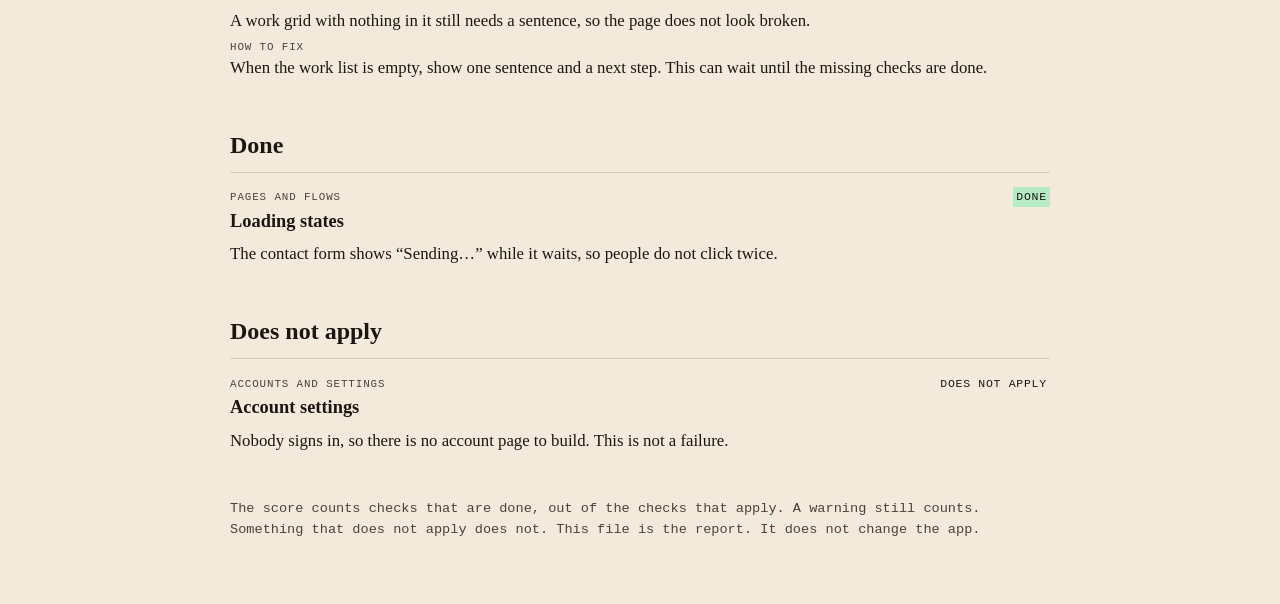
<file: sample-report.html>
<!DOCTYPE html>
<html lang="en">
<head>
  <meta charset="utf-8">
  <meta http-equiv="Content-Security-Policy" content="default-src 'none'; script-src 'none'; style-src 'sha256-DxUCxKf3yK75qhU5AKg/Y/XuMP5YBjb26AMXRnCFBHs='; img-src 'none'; font-src 'none'; connect-src 'none'; base-uri 'none'; form-action 'none'; object-src 'none'; frame-src 'none'; worker-src 'none'; upgrade-insecure-requests">
  <meta name="referrer" content="no-referrer">
  <meta name="viewport" content="width=device-width, initial-scale=1">
  <title>Sample preflight report — Vibe Code Checklist</title>
  <style>
    :root { --paper: #f3eadc; --ink: #1b1612; --muted: #4a433b; --line: #d9cbb6; --hl-pass: #b7ebc6; --hl-warn: #ffe56a; --hl-miss: #ffb4ae; }
    * { box-sizing: border-box; }
    body { margin: 0; background: var(--paper); color: var(--ink); font-family: "Iowan Old Style", "Palatino Linotype", Palatino, Georgia, serif; font-size: 1.05rem; line-height: 1.5; }
    main { width: min(820px, calc(100% - 2rem)); margin: 2rem auto 4rem; }
    .kicker, .status, .meta dt, table, .evidence span, .fix span, footer, .cat { font-family: ui-monospace, "Cascadia Mono", "Segoe UI Mono", Consolas, monospace; }
    .kicker { letter-spacing: .12em; text-transform: uppercase; font-size: .72rem; margin: 0 0 .5rem; }
    h1 { font-size: 2.6rem; line-height: 1; font-weight: 560; margin: 0 0 1rem; }
    .sample-banner { border: 1px solid var(--ink); padding: .7rem .8rem; }
    .meta { display: grid; grid-template-columns: repeat(3, 1fr); gap: 1rem; margin: 1.5rem 0; }
    .meta div { border-top: 1px solid var(--ink); padding-top: .4rem; }
    .meta dt { font-size: .68rem; letter-spacing: .08em; text-transform: uppercase; color: var(--muted); }
    .meta dd { margin: .2rem 0 0; }
    .score { border-top: 1px solid var(--ink); border-bottom: 1px solid var(--ink); padding: 1rem 0; display: flex; gap: 1.5rem; align-items: baseline; }
    .fraction { font-size: 3rem; line-height: 1; margin: 0; font-variant-numeric: tabular-nums; }
    .fraction span { font-size: 1.25rem; color: var(--muted); }
    .score p { margin: 0; }
    table { width: 100%; border-collapse: collapse; font-size: .85rem; }
    caption { text-align: left; font-size: .72rem; letter-spacing: .08em; text-transform: uppercase; margin: 0 0 .4rem; }
    th, td { text-align: left; padding: .45rem .5rem .45rem 0; border-bottom: 1px solid var(--line); vertical-align: top; }
    th:not(:first-child), td:not(:first-child) { text-align: right; font-variant-numeric: tabular-nums; }
    h2 { font-size: 1.5rem; margin: 2rem 0 .6rem; }
    .finding { border-top: 1px solid var(--line); padding: .9rem 0; }
    .finding header { display: flex; justify-content: space-between; gap: 1rem; align-items: baseline; }
    .finding h3 { margin: 0; font-size: 1.15rem; }
    .cat { margin: 0 0 .15rem; font-size: .68rem; letter-spacing: .08em; text-transform: uppercase; color: var(--muted); }
    .key { margin: 1rem 0 0; }
    .mark, .status { color: var(--ink); background: transparent; padding: .08em .28em; box-decoration-break: clone; -webkit-box-decoration-break: clone; -webkit-print-color-adjust: exact; print-color-adjust: exact; }
    .status { margin: 0; font-size: .72rem; letter-spacing: .06em; text-transform: uppercase; text-align: right; display: inline-block; }
    .mark.pass, .finding.pass .status { background: var(--hl-pass); }
    .mark.warn, .finding.warn .status { background: var(--hl-warn); }
    .mark.miss, .finding.miss .status { background: var(--hl-miss); }
    .context p { margin: .45rem 0; }
    .why, .evidence, .fix { margin: .35rem 0 0; }
    .evidence span, .fix span { font-size: .68rem; letter-spacing: .08em; text-transform: uppercase; display: block; color: var(--muted); }
    .evidence, .fix { overflow-wrap: anywhere; }
    .verdict-label { font-size: 1.7rem; line-height: 1.2; margin: 0 0 .4rem; display: inline; }
    .fix-list { margin: .2rem 0 0; padding-left: 1.2rem; }
    .fix-list li { margin: .45rem 0; }
    footer { margin-top: 2rem; color: var(--muted); font-size: .85rem; }
    @media (max-width: 640px) {
      .meta, .score, .finding header { display: flex; flex-direction: column; align-items: flex-start; }
      h1 { font-size: 2.1rem; }
      .status { text-align: left; }
    }
    @media print { body { background: #fff; } main { width: auto; margin: 0; } }
  </style>
</head>
<body>
  <main>
    <p class="kicker">Vibe Code Checklist</p>
    <h1>Preflight report</h1>
    <p class="sample-banner">This example is made up. It shows how to read a report. A real check lists every item.</p>
    <p class="key"><span class="mark pass">Done</span> already works. <span class="mark warn">Warning</span> can wait. <span class="mark miss">Missing</span> needs a fix before you ship.</p>
    <dl class="meta">
      <div><dt>Project</dt><dd>Northwind Studio</dd></div>
      <div><dt>Generated</dt><dd>1 October 2026</dd></div>
      <div><dt>Source</dt><dd>Sample</dd></div>
    </dl>
    <section class="context">
      <h2>What this app is</h2>
      <p><strong>Goal.</strong> A studio website that shows work and has a contact form.</p>
      <p><strong>Who it is for.</strong> People who might hire the studio.</p>
      <p><strong>Checks that fit.</strong> Public pages and the contact form count. Sign-in does not, because nobody creates an account.</p>
    </section>
    <section class="score">
      <p class="fraction">1<span>/4</span></p>
      <p>One of the four checks is done. Two are missing. One is a warning.</p>
    </section>
    <section class="verdict">
      <h2>Overall</h2>
      <p class="verdict-label mark miss">Not ready to ship</p>
      <p>Fix the two missing checks before you call the app done. The warning can wait.</p>
    </section>
    <section>
      <h2>Fix these first</h2>
      <ol class="fix-list">
        <li><strong>Custom 404 page.</strong> Add your own page for a bad link, with a way back home.</li>
        <li><strong>Privacy policy.</strong> The contact form asks for a name and email. Say what you do with that, and link it in the footer.</li>
      </ol>
    </section>
    <section>
      <h2>By category</h2>
      <table>
        <caption>Results by category</caption>
        <thead>
          <tr><th>Category</th><th>Done</th><th>Missing</th><th>Warning</th><th>Does not apply</th></tr>
        </thead>
        <tbody>
          <tr><td>Pages and flows</td><td>1</td><td>1</td><td>1</td><td>0</td></tr>
          <tr><td>Legal and consent</td><td>0</td><td>1</td><td>0</td><td>0</td></tr>
          <tr><td>Accounts and settings</td><td>0</td><td>0</td><td>0</td><td>1</td></tr>
        </tbody>
      </table>
    </section>
    <section>
      <h2>Missing</h2>
      <article class="finding miss">
        <header>
          <div>
            <p class="cat">Pages and flows</p>
            <h3>Custom 404 page</h3>
          </div>
          <p class="status">Missing</p>
        </header>
        <p class="why">A bad link should still look like the site and offer a way home.</p>
        <p class="fix"><span>How to fix</span>Add your own 404 page, with a link back home. The plain framework page does not count.</p>
      </article>
      <article class="finding miss">
        <header>
          <div>
            <p class="cat">Legal and consent</p>
            <h3>Privacy policy</h3>
          </div>
          <p class="status">Missing</p>
        </header>
        <p class="why">The contact form collects a name and email. People should be able to read what happens to that.</p>
        <p class="fix"><span>How to fix</span>Write a short privacy policy for this site and link it in the footer.</p>
      </article>
    </section>
    <section>
      <h2>Warnings</h2>
      <article class="finding warn">
        <header>
          <div>
            <p class="cat">Pages and flows</p>
            <h3>Empty states</h3>
          </div>
          <p class="status">Warning</p>
        </header>
        <p class="why">A work grid with nothing in it still needs a sentence, so the page does not look broken.</p>
        <p class="fix"><span>How to fix</span>When the work list is empty, show one sentence and a next step. This can wait until the missing checks are done.</p>
      </article>
    </section>
    <section>
      <h2>Done</h2>
      <article class="finding pass">
        <header>
          <div>
            <p class="cat">Pages and flows</p>
            <h3>Loading states</h3>
          </div>
          <p class="status">Done</p>
        </header>
        <p class="why">The contact form shows “Sending…” while it waits, so people do not click twice.</p>
      </article>
    </section>
    <section>
      <h2>Does not apply</h2>
      <article class="finding na">
        <header>
          <div>
            <p class="cat">Accounts and settings</p>
            <h3>Account settings</h3>
          </div>
          <p class="status">Does not apply</p>
        </header>
        <p class="why">Nobody signs in, so there is no account page to build. This is not a failure.</p>
      </article>
    </section>
    <footer>The score counts checks that are done, out of the checks that apply. A warning still counts. Something that does not apply does not. This file is the report. It does not change the app.</footer>
  </main>
</body>
</html>
</file>
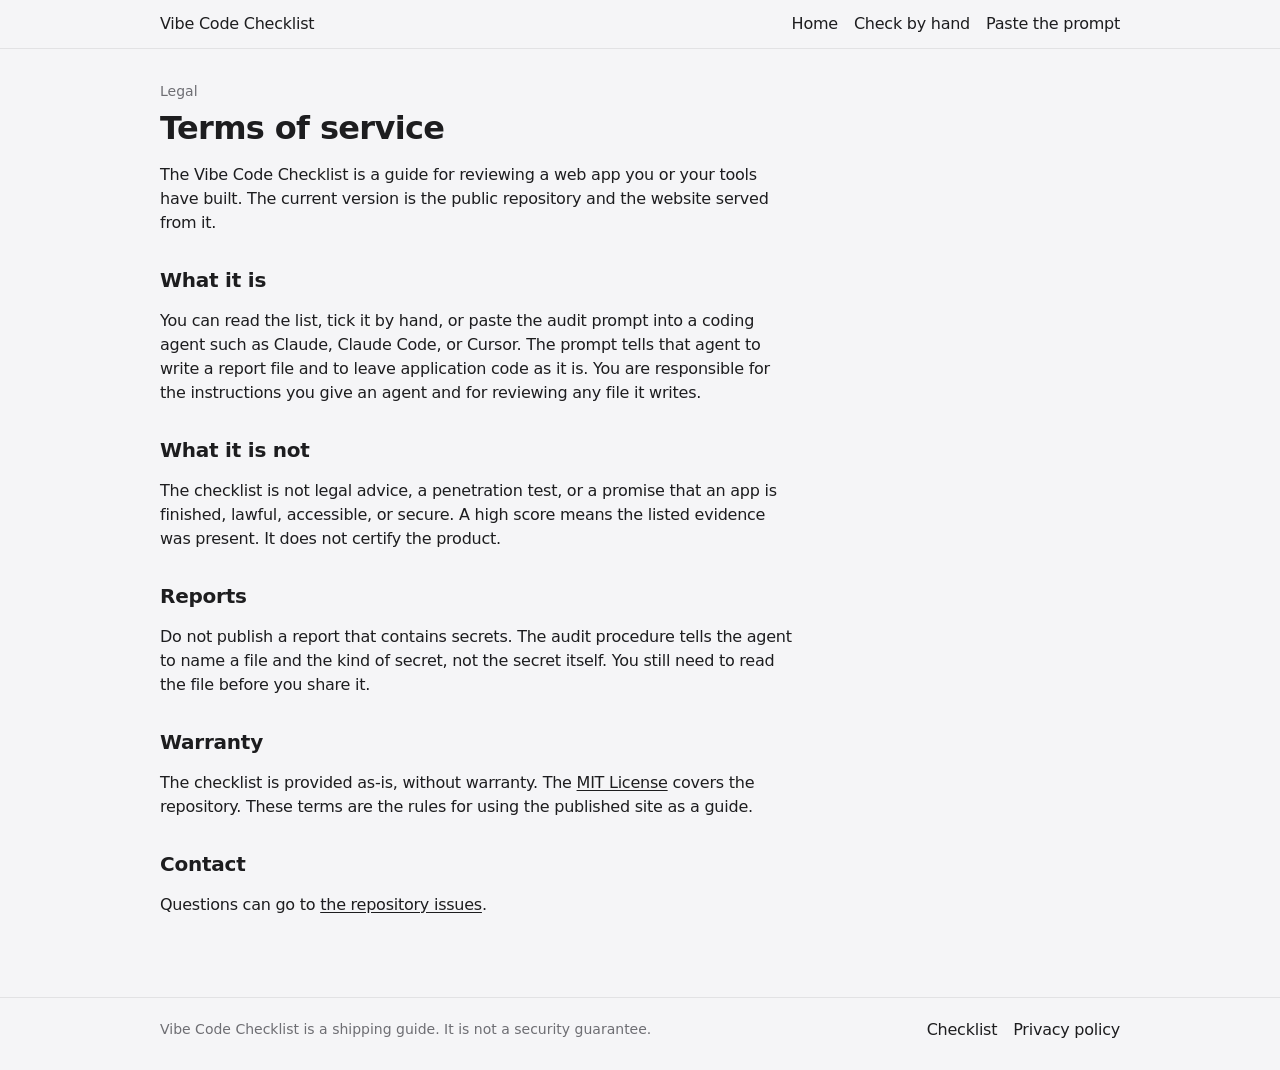
<file: terms.html>
<!DOCTYPE html>
<html lang="en">
<head>
  <meta charset="utf-8">
  <meta http-equiv="Content-Security-Policy" content="default-src 'self'; script-src 'none'; style-src 'self'; img-src 'self'; font-src 'self'; connect-src 'none'; manifest-src 'self'; base-uri 'none'; form-action 'none'; object-src 'none'; frame-src 'none'; worker-src 'none'; upgrade-insecure-requests">
  <meta name="referrer" content="no-referrer">
  <meta name="viewport" content="width=device-width, initial-scale=1">
  <title>Terms of service — Vibe Code Checklist</title>
  <meta name="description" content="The Vibe Code Checklist is a shipping guide. It is not legal advice, a security audit, or a promise that an app is finished.">
  <link rel="canonical" href="https://delexoo.github.io/vibe-code-checklist/terms.html">
  <meta property="og:title" content="Terms of service — Vibe Code Checklist">
  <meta property="og:description" content="A guide for reviewing a web app. Not legal advice, and not a promise that an app is finished or safe.">
  <meta property="og:type" content="website">
  <meta property="og:url" content="https://delexoo.github.io/vibe-code-checklist/terms.html">
  <meta name="theme-color" content="#f5f5f7">
  <link rel="icon" href="favicon.svg" type="image/svg+xml">
  <link rel="icon" href="favicon-32.png" sizes="32x32" type="image/png">
  <link rel="apple-touch-icon" href="apple-touch-icon.png">
  <link rel="manifest" href="site.webmanifest">
  <link rel="stylesheet" href="styles.css">
</head>
<body class="dt-page">
  <a class="skip" href="#main">Skip to content</a>
  <header class="site-header">
    <div class="wrap">
      <div class="lx-row site-nav">
        <a class="word" href="index.html">Vibe Code Checklist</a>
        <nav aria-label="Pages">
          <a href="index.html">Home</a>
          <a href="check.html">Check by hand</a>
          <a href="prompt.html">Paste the prompt</a>
        </nav>
      </div>
    </div>
  </header>
  <main id="main" class="page">
    <div class="wrap">
      <p class="caption">Legal</p>
      <h1>Terms of service</h1>
      <p>The Vibe Code Checklist is a guide for reviewing a web app you or your tools have built. The current version is the public repository and the website served from it.</p>
      <h2>What it is</h2>
      <p>You can read the list, tick it by hand, or paste the audit prompt into a coding agent such as Claude, Claude Code, or Cursor. The prompt tells that agent to write a report file and to leave application code as it is. You are responsible for the instructions you give an agent and for reviewing any file it writes.</p>
      <h2>What it is not</h2>
      <p>The checklist is not legal advice, a penetration test, or a promise that an app is finished, lawful, accessible, or secure. A high score means the listed evidence was present. It does not certify the product.</p>
      <h2>Reports</h2>
      <p>Do not publish a report that contains secrets. The audit procedure tells the agent to name a file and the kind of secret, not the secret itself. You still need to read the file before you share it.</p>
      <h2>Warranty</h2>
      <p>The checklist is provided as-is, without warranty. The <a href="LICENSE">MIT License</a> covers the repository. These terms are the rules for using the published site as a guide.</p>
      <h2>Contact</h2>
      <p>Questions can go to <a href="https://github.com/Delexoo/vibe-code-checklist/issues" rel="noreferrer">the repository issues</a>.</p>
    </div>
  </main>
  <footer class="site-footer">
    <div class="wrap">
      <div class="lx-row site-foot">
        <p>Vibe Code Checklist is a shipping guide. It is not a security guarantee.</p>
        <nav aria-label="Site">
          <a href="index.html">Checklist</a>
          <a href="privacy.html">Privacy policy</a>
        </nav>
      </div>
    </div>
  </footer>
</body>
</html>
</file>
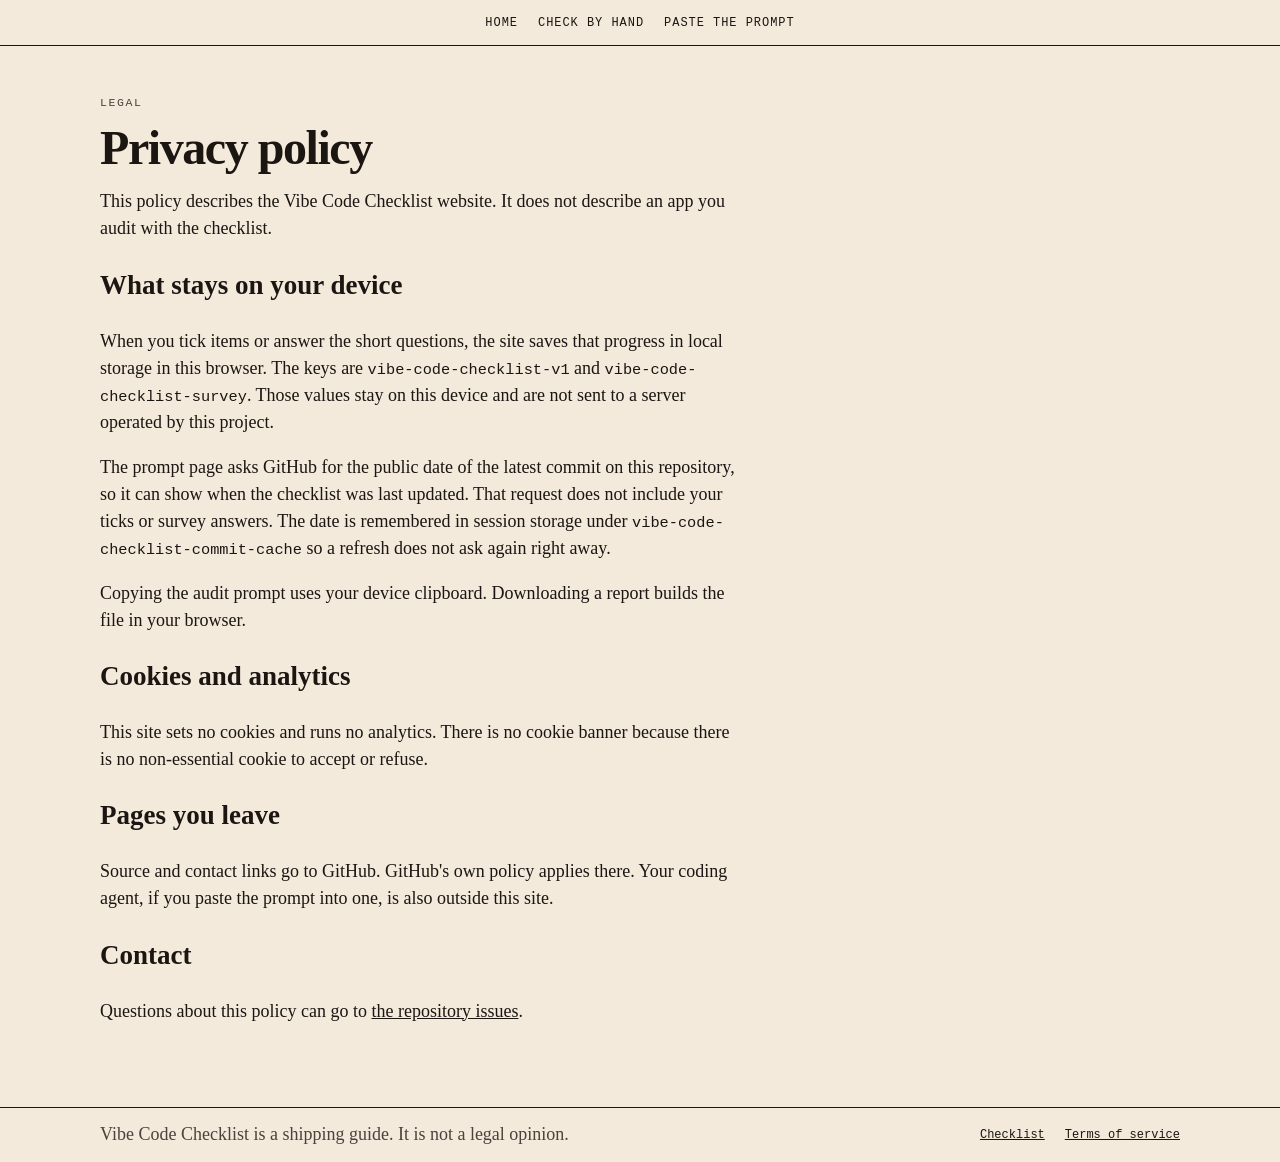
<file: before-after/before/privacy.html>
<!DOCTYPE html>
<html lang="en">
<head>
  <meta charset="utf-8">
  <meta http-equiv="Content-Security-Policy" content="default-src 'self'; script-src 'none'; style-src 'self'; img-src 'self'; font-src 'self'; connect-src 'none'; manifest-src 'self'; base-uri 'none'; form-action 'none'; object-src 'none'; frame-src 'none'; worker-src 'none'; upgrade-insecure-requests">
  <meta name="referrer" content="no-referrer">
  <meta name="viewport" content="width=device-width, initial-scale=1">
  <title>Privacy policy — Vibe Code Checklist</title>
  <meta name="description" content="The Vibe Code Checklist site stores your ticks in this browser only. It sets no cookies and runs no analytics.">
  <link rel="canonical" href="https://delexoo.github.io/vibe-code-checklist/privacy.html">
  <meta property="og:title" content="Privacy policy — Vibe Code Checklist">
  <meta property="og:description" content="Ticks stay in local storage on your device. This site sets no cookies and runs no analytics.">
  <meta property="og:type" content="website">
  <meta property="og:url" content="https://delexoo.github.io/vibe-code-checklist/privacy.html">
  <meta name="theme-color" content="#1b1612">
  <link rel="icon" href="favicon.svg" type="image/svg+xml">
  <link rel="icon" href="favicon-32.png" sizes="32x32" type="image/png">
  <link rel="apple-touch-icon" href="apple-touch-icon.png">
  <link rel="manifest" href="site.webmanifest">
  <link rel="stylesheet" href="styles.css">
</head>
<body>
  <a class="skip" href="#main">Skip to content</a>
  <header class="site-header">
    <div class="wrap bar">
      <nav aria-label="Pages">
        <a href="index.html">Home</a>
        <a href="check.html">Check by hand</a>
        <a href="prompt.html">Paste the prompt</a>
      </nav>
    </div>
  </header>
  <main id="main" class="page">
    <div class="wrap">
      <p class="kicker">Legal</p>
      <h1>Privacy policy</h1>
      <p>This policy describes the Vibe Code Checklist website. It does not describe an app you audit with the checklist.</p>
      <h2>What stays on your device</h2>
      <p>When you tick items or answer the short questions, the site saves that progress in local storage in this browser. The keys are <code>vibe-code-checklist-v1</code> and <code>vibe-code-checklist-survey</code>. Those values stay on this device and are not sent to a server operated by this project.</p>
      <p>The prompt page asks GitHub for the public date of the latest commit on this repository, so it can show when the checklist was last updated. That request does not include your ticks or survey answers. The date is remembered in session storage under <code>vibe-code-checklist-commit-cache</code> so a refresh does not ask again right away.</p>
      <p>Copying the audit prompt uses your device clipboard. Downloading a report builds the file in your browser.</p>
      <h2>Cookies and analytics</h2>
      <p>This site sets no cookies and runs no analytics. There is no cookie banner because there is no non-essential cookie to accept or refuse.</p>
      <h2>Pages you leave</h2>
      <p>Source and contact links go to GitHub. GitHub's own policy applies there. Your coding agent, if you paste the prompt into one, is also outside this site.</p>
      <h2>Contact</h2>
      <p>Questions about this policy can go to <a href="https://github.com/Delexoo/vibe-code-checklist/issues" rel="noreferrer">the repository issues</a>.</p>
    </div>
  </main>
  <footer class="site-footer">
    <div class="wrap foot">
      <p>Vibe Code Checklist is a shipping guide. It is not a legal opinion.</p>
      <nav aria-label="Site">
        <a href="index.html">Checklist</a>
        <a href="terms.html">Terms of service</a>
      </nav>
    </div>
  </footer>
</body>
</html>
</file>
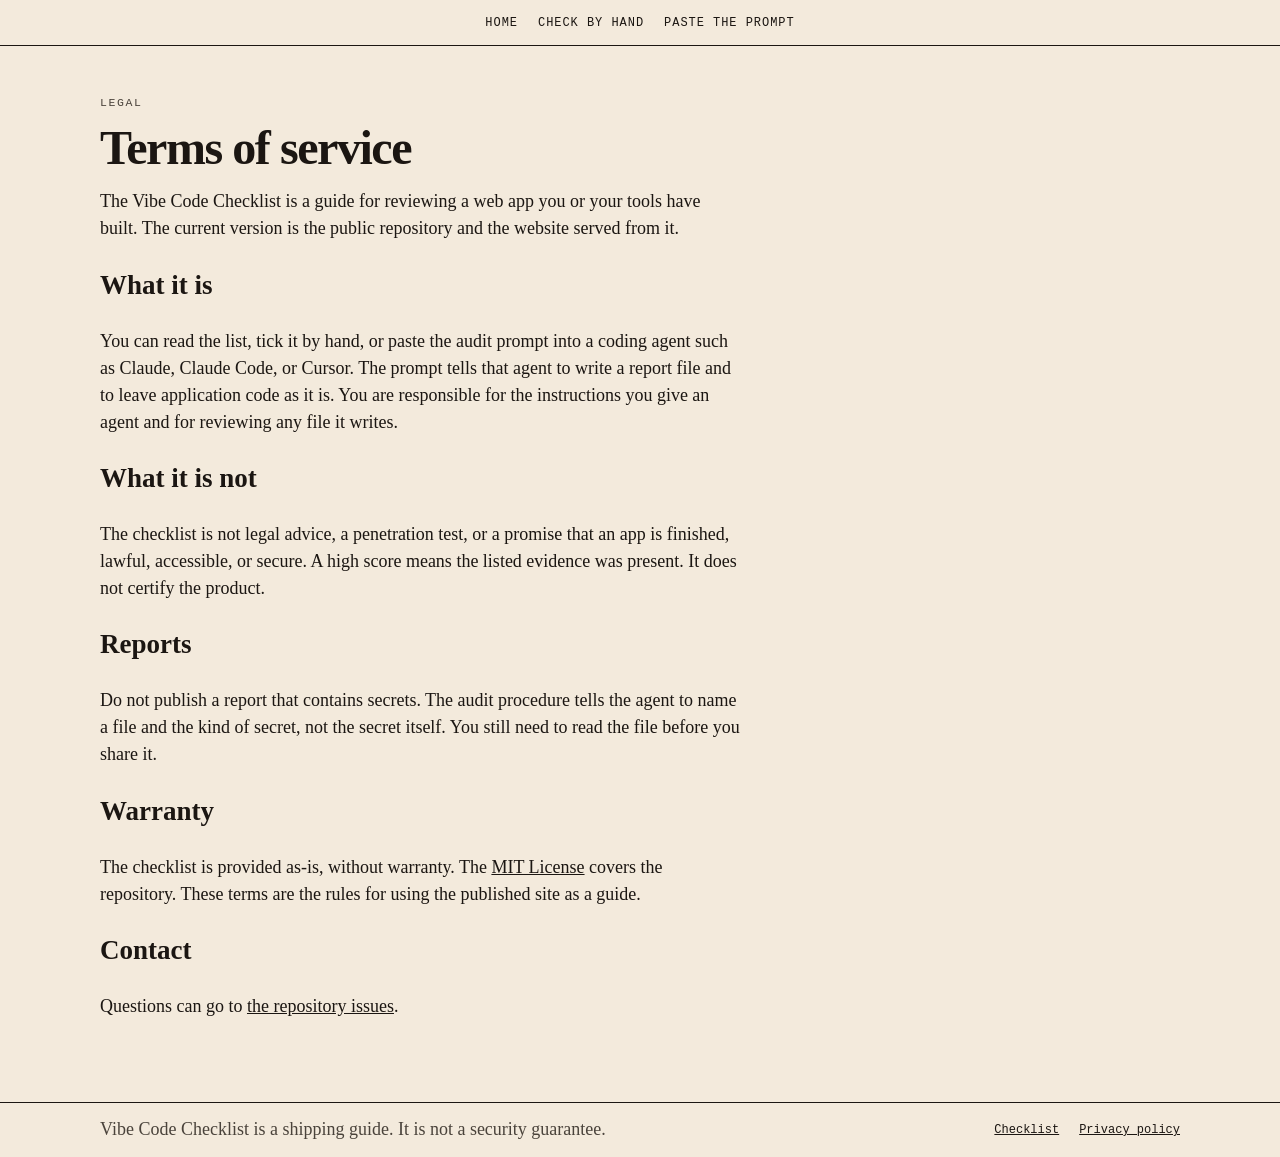
<file: before-after/before/terms.html>
<!DOCTYPE html>
<html lang="en">
<head>
  <meta charset="utf-8">
  <meta http-equiv="Content-Security-Policy" content="default-src 'self'; script-src 'none'; style-src 'self'; img-src 'self'; font-src 'self'; connect-src 'none'; manifest-src 'self'; base-uri 'none'; form-action 'none'; object-src 'none'; frame-src 'none'; worker-src 'none'; upgrade-insecure-requests">
  <meta name="referrer" content="no-referrer">
  <meta name="viewport" content="width=device-width, initial-scale=1">
  <title>Terms of service — Vibe Code Checklist</title>
  <meta name="description" content="The Vibe Code Checklist is a shipping guide. It is not legal advice, a security audit, or a promise that an app is finished.">
  <link rel="canonical" href="https://delexoo.github.io/vibe-code-checklist/terms.html">
  <meta property="og:title" content="Terms of service — Vibe Code Checklist">
  <meta property="og:description" content="A guide for reviewing a web app. Not legal advice, and not a promise that an app is finished or safe.">
  <meta property="og:type" content="website">
  <meta property="og:url" content="https://delexoo.github.io/vibe-code-checklist/terms.html">
  <meta name="theme-color" content="#1b1612">
  <link rel="icon" href="favicon.svg" type="image/svg+xml">
  <link rel="icon" href="favicon-32.png" sizes="32x32" type="image/png">
  <link rel="apple-touch-icon" href="apple-touch-icon.png">
  <link rel="manifest" href="site.webmanifest">
  <link rel="stylesheet" href="styles.css">
</head>
<body>
  <a class="skip" href="#main">Skip to content</a>
  <header class="site-header">
    <div class="wrap bar">
      <nav aria-label="Pages">
        <a href="index.html">Home</a>
        <a href="check.html">Check by hand</a>
        <a href="prompt.html">Paste the prompt</a>
      </nav>
    </div>
  </header>
  <main id="main" class="page">
    <div class="wrap">
      <p class="kicker">Legal</p>
      <h1>Terms of service</h1>
      <p>The Vibe Code Checklist is a guide for reviewing a web app you or your tools have built. The current version is the public repository and the website served from it.</p>
      <h2>What it is</h2>
      <p>You can read the list, tick it by hand, or paste the audit prompt into a coding agent such as Claude, Claude Code, or Cursor. The prompt tells that agent to write a report file and to leave application code as it is. You are responsible for the instructions you give an agent and for reviewing any file it writes.</p>
      <h2>What it is not</h2>
      <p>The checklist is not legal advice, a penetration test, or a promise that an app is finished, lawful, accessible, or secure. A high score means the listed evidence was present. It does not certify the product.</p>
      <h2>Reports</h2>
      <p>Do not publish a report that contains secrets. The audit procedure tells the agent to name a file and the kind of secret, not the secret itself. You still need to read the file before you share it.</p>
      <h2>Warranty</h2>
      <p>The checklist is provided as-is, without warranty. The <a href="LICENSE">MIT License</a> covers the repository. These terms are the rules for using the published site as a guide.</p>
      <h2>Contact</h2>
      <p>Questions can go to <a href="https://github.com/Delexoo/vibe-code-checklist/issues" rel="noreferrer">the repository issues</a>.</p>
    </div>
  </main>
  <footer class="site-footer">
    <div class="wrap foot">
      <p>Vibe Code Checklist is a shipping guide. It is not a security guarantee.</p>
      <nav aria-label="Site">
        <a href="index.html">Checklist</a>
        <a href="privacy.html">Privacy policy</a>
      </nav>
    </div>
  </footer>
</body>
</html>
</file>
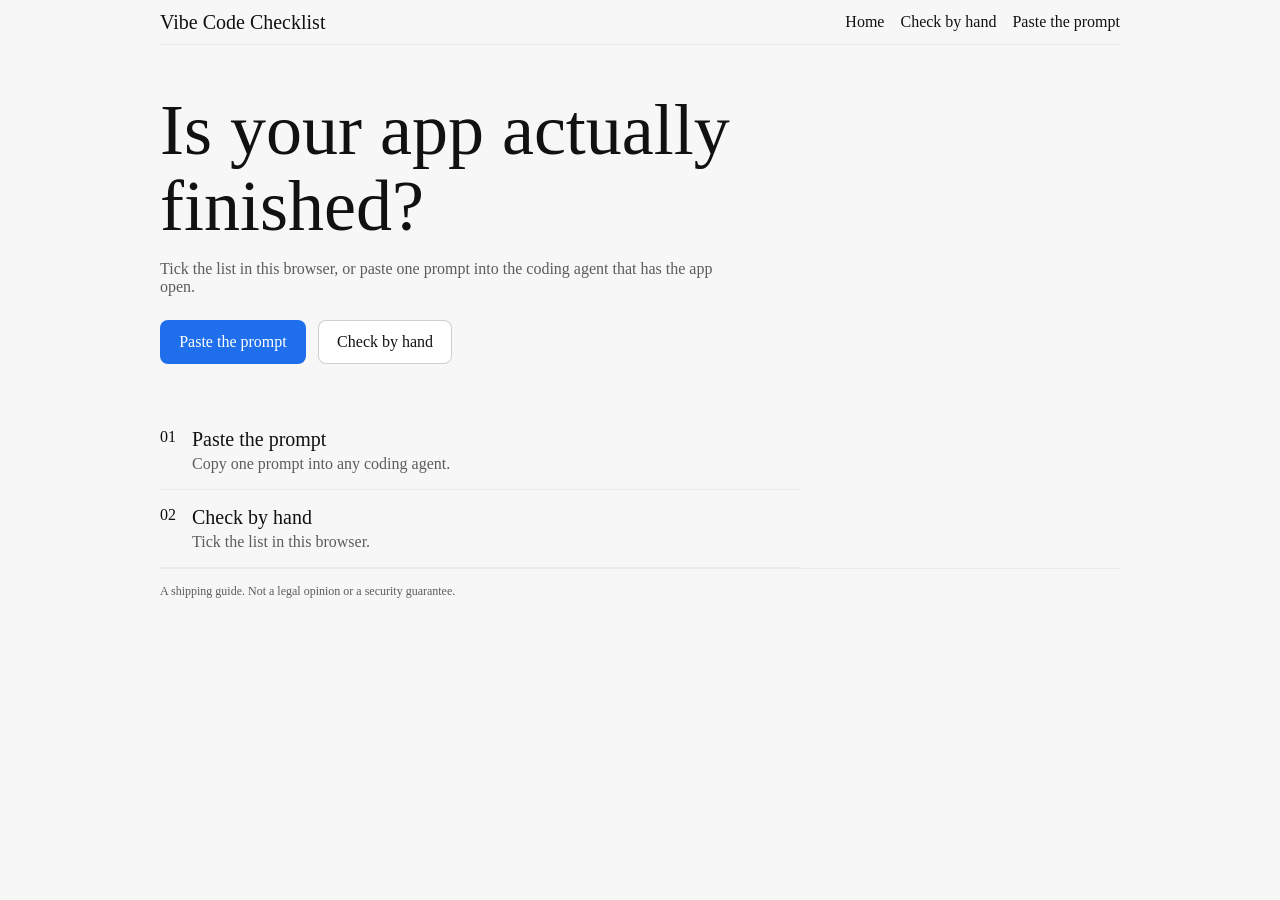
<file: before-after/steps/color.html>
<!DOCTYPE html>
<html lang="en">
<head>
<meta charset="utf-8">
<meta name="viewport" content="width=device-width, initial-scale=1">
<title>Color — Vibe Code Checklist</title>
<style>
  body { margin: 0; background: #f7f7f8; color: #111; font-family: Georgia, serif; }
  header, main, footer { width: min(960px, calc(100% - 32px)); margin: 0 auto; }
  header, footer { display: flex; justify-content: space-between; gap: 16px; align-items: center; min-height: 44px; }
  header, footer { border-color: #ebebeb; border-style: solid; }
  header { border-width: 0 0 1px; }
  footer { border-width: 1px 0 0; font-size: 0.75rem; color: #5c5c5c; }
  nav { display: flex; gap: 16px; }
  a { color: inherit; text-decoration: none; }
  h1 { margin: 48px 0 16px; max-width: 16ch; font-size: clamp(2.75rem, 7vw, 4.5rem); font-weight: 500; line-height: 1.05; }
  .lede { margin: 0 0 24px; max-width: 36rem; color: #5c5c5c; }
  .cta { display: flex; gap: 12px; flex-wrap: wrap; }
  .cta a { display: inline-flex; align-items: center; min-height: 44px; padding: 0 1.2rem; border-radius: 8px; }
  .pri { background: #1f6fed; color: #fff; }
  .sec { background: #fff; box-shadow: inset 0 0 0 1px #cfcfcf; }
  ol { list-style: none; margin: 48px 0 0; padding: 0; max-width: 40rem; }
  li { display: flex; gap: 16px; padding: 16px 0; border-bottom: 1px solid #ebebeb; }
  strong { display: block; font-size: 1.25rem; font-weight: 500; }
  li p { margin: 4px 0 0; color: #5c5c5c; }
</style>
</head>
<body>
<header>
  <strong>Vibe Code Checklist</strong>
  <nav><a>Home</a><a>Check by hand</a><a>Paste the prompt</a></nav>
</header>
<main>
  <h1>Is your app actually finished?</h1>
  <p class="lede">Tick the list in this browser, or paste one prompt into the coding agent that has the app open.</p>
  <div class="cta"><a class="pri">Paste the prompt</a><a class="sec">Check by hand</a></div>
  <ol>
    <li><span>01</span><div><strong>Paste the prompt</strong><p>Copy one prompt into any coding agent.</p></div></li>
    <li><span>02</span><div><strong>Check by hand</strong><p>Tick the list in this browser.</p></div></li>
  </ol>
</main>
<footer><p>A shipping guide. Not a legal opinion or a security guarantee.</p></footer>
</body>
</html>
</file>
<file: styles.css>
/* Type-first, kept. Ink is the only accent. Tabular indexes stay the signature.
   Library types: heroes-narrow, nav-menus-word, lists-plain,
   buttons-primary / secondary / ghost / danger, buttons loading morph.
   UI craft adapted from unslop by Damir Sokolovsky, CC BY 4.0.
   https://github.com/heydamir/unslop */

:root {
  --ink: #1d1d1f;
  --muted: #6e6e73;
  --line: rgb(0 0 0 / 8%);
  --fill: #fafafa;
  --surface: #ffffff;
  --stage: #f5f5f7;
  --danger: #d92d20;
  --ok: #067647;
  --sans: "Segoe UI", ui-sans-serif, system-ui, sans-serif;
  --mono: ui-monospace, "Cascadia Mono", "Segoe UI Mono", Consolas, monospace;
  --ease: cubic-bezier(0.22, 1, 0.36, 1);
}

* { box-sizing: border-box; }

html { scroll-behavior: smooth; }

body {
  margin: 0;
  background: var(--stage);
  color: var(--ink);
  font-family: var(--sans);
  font-size: 1rem;
  font-weight: 400;
  line-height: 1.5;
  letter-spacing: -0.015em;
}

h1, h2, h3 { text-wrap: balance; }

p, li { text-wrap: pretty; }

.dt-page {
  min-height: 100vh;
  display: flex;
  flex-direction: column;
}

.dt-page main { flex: 1; }

:focus-visible {
  outline: 2px solid var(--ink);
  outline-offset: 2px;
}

.skip {
  position: absolute;
  left: 16px;
  top: -48px;
  background: var(--ink);
  color: var(--surface);
  padding: 12px 16px;
  border-radius: 12px;
  z-index: 5;
}

.skip:focus { top: 16px; }

a { color: inherit; }

code {
  font-family: var(--mono);
  font-size: 1em;
}

.wrap {
  width: min(960px, calc(100% - clamp(2.5rem, 8vw, 4rem)));
  margin-inline: auto;
}

.site-header { border-bottom: 1px solid var(--line); }

.lx-row {
  display: flex;
  align-items: center;
  justify-content: space-between;
  gap: 16px;
  padding: 8px 0;
  border-bottom: 1px solid var(--line);
  font-size: 1rem;
}

.site-nav {
  align-items: center;
  padding: 0;
  border-bottom: 0;
}

.site-nav nav,
.site-foot nav {
  display: flex;
  flex-wrap: wrap;
  gap: 8px 16px;
}

.word,
.site-nav a,
.site-foot a {
  display: inline-flex;
  align-items: center;
  min-height: 44px;
  padding: 12px 0;
  text-decoration: none;
}

.page a:not(.dt-btn) {
  text-decoration: underline;
  text-underline-offset: 2px;
}

.word { font-weight: 500; }

nav a[aria-current="page"] {
  font-weight: 500;
  text-decoration: underline;
  text-underline-offset: 4px;
}

.type-hero { padding: clamp(4rem, 8vw, 7rem) 0; }

.type-hero h1 {
  margin: 0 0 16px;
  max-width: 16ch;
  font-size: clamp(2.75rem, 7vw, 4.5rem);
  font-weight: 600;
  line-height: 1.05;
  letter-spacing: -0.02em;
}

.lede,
.caption,
.hint,
.legend,
.category-summary,
.why,
.how,
.when,
.row-status,
.updated,
.site-foot p,
#score-note,
#score-required {
  color: var(--muted);
}

.lede {
  margin: 0 0 24px;
  max-width: 36rem;
}

.cta,
.actions {
  display: flex;
  flex-wrap: wrap;
  gap: 12px;
  align-items: center;
}

.dt-btn {
  appearance: none;
  display: inline-flex;
  align-items: center;
  justify-content: center;
  min-height: 44px;
  padding: 0 1.25rem;
  border: 0;
  border-radius: 12px;
  background: var(--fill);
  color: var(--ink);
  font: inherit;
  font-weight: 600;
  letter-spacing: -0.015em;
  text-decoration: none;
  cursor: pointer;
  transition: background 180ms var(--ease);
}

.dt-btn-primary { background: var(--ink); color: #fff; }

.dt-btn-secondary {
  background: var(--surface);
  color: var(--ink);
  box-shadow: inset 0 0 0 1px var(--line);
}

.dt-btn-ghost {
  background: transparent;
  color: var(--muted);
  box-shadow: none;
}

.dt-btn-danger { background: var(--danger); color: #fff; }

.dt-btn-primary:hover:not(:disabled) { background: #000; }

.dt-btn-primary:active:not(:disabled),
.dt-btn-danger:active:not(:disabled),
.dt-btn-secondary:active:not(:disabled),
.dt-btn-ghost:active:not(:disabled) {
  transform: scale(0.97);
  transition: none;
}

.dt-btn-secondary:hover:not(:disabled) { background: #f0f0f2; }

.dt-btn-ghost:hover:not(:disabled) {
  color: var(--ink);
  text-decoration: underline;
  text-underline-offset: 4px;
}

.dt-btn-danger:hover:not(:disabled) { background: #b42318; }

.dt-btn:disabled {
  opacity: 0.45;
  cursor: not-allowed;
  transform: none;
  box-shadow: none;
}

.dt-btn-morph {
  display: inline-grid;
  grid-template-areas: "stack";
  place-items: center;
  min-width: 9.5rem;
}

.dt-btn-morph-label,
.dt-btn-morph-spin,
.dt-btn-morph-done {
  grid-area: stack;
}

.dt-btn-morph-spin,
.dt-btn-morph-done {
  opacity: 0;
  pointer-events: none;
}

.dt-btn-morph.is-loading {
  cursor: wait;
  pointer-events: none;
}

.dt-btn-morph.is-loading .dt-btn-morph-label { opacity: 0; }
.dt-btn-morph.is-loading .dt-btn-morph-spin { opacity: 1; }
.dt-btn-morph.is-done .dt-btn-morph-label { opacity: 0; }
.dt-btn-morph.is-done .dt-btn-morph-done { opacity: 1; }

.dt-spinner {
  width: 16px;
  height: 16px;
  border-radius: 50%;
  border: 2px solid rgb(255 255 255 / 35%);
  border-top-color: #fff;
  animation: dt-spin 0.75s linear infinite;
}

@keyframes dt-spin { to { transform: rotate(360deg); } }

.path-list,
.checks ol {
  list-style: none;
  margin: 32px 0 0;
  padding: 0;
  max-width: 40rem;
  counter-reset: kind;
}

.path-list { margin-top: 48px; }

.path-list .lx-row,
.checks .lx-row {
  align-items: flex-start;
  justify-content: flex-start;
  gap: 16px;
  padding: 16px 0;
}

.path-list .lx-row:last-child,
.checks .lx-row:last-child { border-bottom: 0; }

.idx {
  flex: 0 0 32px;
  font-family: var(--mono);
  font-variant-numeric: tabular-nums;
  font-size: 1.25rem;
  line-height: 1.3;
}

.checks .idx {
  font-size: 0.875rem;
  letter-spacing: 0;
  color: var(--muted);
  padding-top: 4px;
}

.path-list .idx::before,
.checks .idx::before {
  counter-increment: kind;
  content: counter(kind, decimal-leading-zero);
}

.path-list h2,
.checks h3,
.item label {
  margin: 0;
  font-size: 1.25rem;
  font-weight: 600;
  line-height: 1.3;
}

.path-list p,
.checks li p,
.why,
.how,
.category-summary {
  margin: 4px 0 0;
}

.page { padding: 32px 0 64px; }

.page h1,
#checklist h1,
.survey h1 {
  margin: 0 0 16px;
  max-width: 20ch;
  font-size: 2rem;
  font-weight: 600;
  line-height: 1.15;
  letter-spacing: -0.02em;
}

.page h2,
.checks h2,
.category h2,
.audit h2 {
  margin: 32px 0 8px;
  font-size: 1.25rem;
  font-weight: 600;
  line-height: 1.3;
}

.page p,
.page li { max-width: 40rem; }

.caption {
  margin: 0 0 8px;
  font-size: 0.875rem;
  letter-spacing: 0;
}

.survey { max-width: 40rem; }

.ask {
  margin: 0 0 24px;
  padding: 0;
  border: 0;
}

.ask legend {
  padding: 0;
  font-size: 1.25rem;
  font-weight: 600;
}

.hint { margin: 4px 0 8px; font-size: 0.875rem; letter-spacing: 0; }

.chips {
  display: flex;
  flex-wrap: wrap;
  gap: 12px;
}

.chip {
  position: relative;
  display: inline-flex;
  align-items: center;
  min-height: 44px;
  padding: 12px 16px;
  border: 1px solid var(--line);
  border-radius: 12px;
  background: var(--surface);
  cursor: pointer;
}

.chip input {
  position: absolute;
  width: 1px;
  height: 1px;
  margin: -1px;
  padding: 0;
  overflow: hidden;
  clip: rect(0, 0, 0, 0);
  border: 0;
}

.chip:hover { background: var(--fill); }

.chip:has(input:checked) {
  background: var(--fill);
  border-color: var(--ink);
}

.scorebar {
  display: flex;
  flex-wrap: wrap;
  justify-content: space-between;
  gap: 16px;
  align-items: end;
  padding: 16px 0;
  margin: 0 0 16px;
  border-bottom: 1px solid var(--line);
  background: var(--stage);
}

.score-line {
  margin: 4px 0;
  font-size: 2rem;
  font-weight: 600;
  font-variant-numeric: tabular-nums;
  line-height: 1.1;
  color: var(--ink);
}

.score-line span { color: var(--muted); font-size: 1.25rem; }

#score-note,
#score-required,
.legend { margin: 0; font-size: 0.875rem; letter-spacing: 0; }

.legend { padding-top: 16px; font-size: 1rem; }

.category { margin-top: 32px; }

.category h2 { margin: 0; }

.item {
  display: grid;
  grid-template-columns: 20px 1fr auto;
  gap: 8px 12px;
  align-items: start;
  padding: 16px 0;
  border-bottom: 1px solid var(--line);
  scroll-margin-top: 112px;
}

.item input {
  width: 20px;
  height: 20px;
  margin-top: 4px;
  accent-color: var(--ink);
}

.item-title-row {
  display: flex;
  flex-wrap: wrap;
  align-items: baseline;
  gap: 8px;
}

.badge {
  font-size: 0.875rem;
  letter-spacing: 0;
  color: var(--muted);
}

.badge.required { color: var(--danger); }

.when,
.row-status { margin: 4px 0 0; font-size: 0.875rem; letter-spacing: 0; }

.row-status.pass { color: var(--ok); }

details summary {
  cursor: pointer;
  min-height: 44px;
  display: inline-flex;
  align-items: center;
}

.na-toggle {
  margin-top: 4px;
  padding: 8px 0;
  min-height: 44px;
  background: transparent;
  color: var(--muted);
  border: 0;
  text-decoration: underline;
  text-underline-offset: 4px;
  font: inherit;
  cursor: pointer;
}

.na-toggle:hover { color: var(--ink); }

.item.is-na label,
.item.is-na .why,
.item.is-na .how { color: var(--muted); }

.audit {
  margin-top: 24px;
  padding: 24px;
  background: var(--surface);
  border: 1px solid var(--line);
  border-radius: 16px;
}

.audit h2 { margin: 0; }

.audit-head {
  display: flex;
  flex-wrap: wrap;
  justify-content: space-between;
  align-items: center;
  gap: 12px;
  margin-bottom: 16px;
}

.audit pre {
  margin: 0;
  max-width: none;
  white-space: pre-wrap;
  overflow-wrap: anywhere;
  font-family: var(--mono);
  font-size: 0.875rem;
  letter-spacing: 0;
  line-height: 1.5;
}

.audit:has(+ .updated:not([hidden])) { margin-bottom: 0; }

.updated { margin: 8px 0 0; font-size: 0.875rem; letter-spacing: 0; }

.checks { margin-top: 32px; }

.checks > p { margin: 0; }

#loading {
  height: 152px;
  margin: 16px 0 0;
  overflow: hidden;
  color: transparent;
  background:
    linear-gradient(var(--fill), var(--fill)) 0 0 / 100% 44px no-repeat,
    linear-gradient(var(--fill), var(--fill)) 0 52px / 100% 44px no-repeat,
    linear-gradient(var(--fill), var(--fill)) 0 104px / 100% 44px no-repeat;
}

.load-error {
  margin: 16px 0 0;
  padding: 24px;
  max-width: 40rem;
  background: var(--surface);
  border: 1px solid var(--line);
  border-radius: 16px;
  color: var(--ink);
}

.site-footer { border-top: 1px solid var(--line); }

.site-foot {
  align-items: center;
  padding: 8px 0 16px;
  border-bottom: 0;
}

.site-foot p {
  margin: 0;
  max-width: 36rem;
  font-size: 0.875rem;
  letter-spacing: 0;
}

@media (min-width: 800px) {
  .scorebar {
    position: sticky;
    top: 0;
    z-index: 2;
  }
}

@media (max-width: 640px) {
  .item { grid-template-columns: 20px 1fr; }
  .row-status { grid-column: 2; }
  .site-nav,
  .site-foot {
    align-items: flex-start;
    flex-direction: column;
    gap: 0;
  }
}

@media (prefers-reduced-motion: no-preference) {
  main { animation: rise 200ms var(--ease); }
}

@keyframes rise {
  from { opacity: 0; transform: translateY(8px); }
  to { opacity: 1; transform: none; }
}

@media (prefers-reduced-motion: reduce) {
  html { scroll-behavior: auto; }
  *,
  *::before,
  *::after {
    animation: none !important;
    transition: none !important;
  }
  .dt-btn-morph.is-loading .dt-btn-morph-label { opacity: 1; }
  .dt-btn-morph.is-loading .dt-btn-morph-spin { opacity: 0; }
}
</file>
<file: before-after/before/styles.css>
:root {
  --paper: #f3eadc;
  --ink: #1b1612;
  --muted: #4a433b;
  --line: #d9cbb6;
  --pass: #145c38;
  --miss: #8e2f2a;
  --brass: #6b4e22;
  --mono: ui-monospace, "Cascadia Mono", "Segoe UI Mono", Consolas, monospace;
  --serif: "Iowan Old Style", "Palatino Linotype", Palatino, Georgia, serif;
}

* {
  box-sizing: border-box;
}

html {
  scroll-behavior: smooth;
}

body {
  margin: 0;
  background: var(--paper);
  color: var(--ink);
  font-family: var(--serif);
  font-size: 1.125rem;
  line-height: 1.5;
}

:focus-visible {
  outline: 2px solid var(--ink);
  outline-offset: 3px;
}

.skip {
  position: absolute;
  left: 1rem;
  top: -4rem;
  background: var(--ink);
  color: var(--paper);
  padding: 0.5rem 0.75rem;
  z-index: 5;
}

.skip:focus {
  top: 1rem;
}

.sr-only {
  position: absolute;
  width: 1px;
  height: 1px;
  padding: 0;
  margin: -1px;
  overflow: hidden;
  clip: rect(0, 0, 0, 0);
  white-space: nowrap;
  border: 0;
}

a {
  color: inherit;
}

code {
  font-family: var(--mono);
  font-size: 0.85em;
}

.wrap {
  width: min(1080px, calc(100% - 2rem));
  margin-inline: auto;
}

.site-header {
  border-bottom: 1px solid var(--ink);
}

.bar,
.foot {
  display: flex;
  justify-content: space-between;
  align-items: center;
  gap: 1rem 1.5rem;
  flex-wrap: wrap;
  padding: 0.85rem 0;
}

.brand,
.site-header nav a,
.foot nav a,
.kicker,
.num,
.badge,
.when,
.row-status,
.fine,
button,
input[type="text"] {
  font-family: var(--mono);
}

.brand {
  text-decoration: none;
  letter-spacing: 0.08em;
  text-transform: uppercase;
  font-size: 0.75rem;
}

.site-header .bar {
  justify-content: center;
}

.site-header nav,
.foot nav {
  display: flex;
  flex-wrap: wrap;
  justify-content: center;
  gap: 0.35rem 1.25rem;
}

.site-header nav a {
  letter-spacing: 0.08em;
  text-transform: uppercase;
  text-decoration: none;
}

.site-header nav a,
.foot nav a {
  font-size: 0.75rem;
}

.hero {
  display: grid;
  grid-template-columns: 1.35fr 0.85fr;
  gap: 3rem;
  align-items: end;
  padding: 3.5rem 0 2.5rem;
  border-bottom: 1px solid var(--line);
}

.kicker {
  margin: 0 0 0.8rem;
  letter-spacing: 0.14em;
  text-transform: uppercase;
  font-size: 0.72rem;
  color: var(--muted);
}

h1 {
  margin: 0;
  font-size: clamp(2.7rem, 6vw, 4.7rem);
  line-height: 0.95;
  font-weight: 560;
  letter-spacing: -0.03em;
  max-width: 11ch;
}

.lede {
  max-width: 38rem;
  font-size: 1.25rem;
}

.path + .path {
  margin-top: 1.25rem;
}

.path {
  border-top: 1px solid var(--ink);
  padding-top: 0.7rem;
}

.num {
  margin: 0;
  font-size: 0.72rem;
  letter-spacing: 0.12em;
}

.path h2,
.audit h2,
.faq h2,
.page h1 {
  font-weight: 560;
}

.path h2 {
  margin: 0.15rem 0 0.35rem;
  font-size: 1.45rem;
}

.path p,
.faq p,
.page p,
.page li {
  margin-top: 0;
}

.audit {
  margin: 2.5rem 0;
  background: var(--ink);
  color: var(--paper);
  padding: 1.25rem;
}

.audit:has(+ .updated:not([hidden])) {
  margin-bottom: 0;
}

.audit h2 {
  margin: 0;
  font-size: clamp(1.5rem, 3vw, 2rem);
  max-width: 18ch;
  line-height: 1.1;
}

.audit-head {
  display: flex;
  justify-content: space-between;
  align-items: end;
  gap: 1rem;
  margin-bottom: 1rem;
}

.audit .primary {
  background: var(--paper);
  color: var(--ink);
  border-color: var(--paper);
}

.audit .primary:focus-visible {
  outline-color: var(--paper);
}

#prompt-text {
  margin: 0;
  white-space: pre-wrap;
  overflow-wrap: anywhere;
  font-family: var(--mono);
  font-size: 0.82rem;
  line-height: 1.55;
}

.updated {
  margin: 0.45rem 0 2.5rem;
  font-family: var(--mono);
  font-size: 0.72rem;
  font-weight: 400;
  line-height: 1.4;
  color: var(--muted);
}

.checks {
  margin: 0 0 1rem;
}

.checks h2 {
  margin: 0 0 0.5rem;
  font-size: 1.45rem;
  font-weight: 560;
  line-height: 1.15;
}

.checks > p {
  margin: 0 0 0.5rem;
}

.checks ul {
  list-style: none;
  margin: 1rem 0 0;
  padding: 0;
}

.checks li {
  margin: 0;
  padding: 1rem 0;
  border-top: 1px solid var(--ink);
  max-width: 40rem;
}

.checks h3 {
  margin: 0 0 0.35rem;
  font-family: var(--mono);
  font-size: 0.72rem;
  font-weight: 400;
  letter-spacing: 0.08em;
  text-transform: uppercase;
  color: var(--muted);
}

.checks li p {
  margin: 0;
  font-size: 1.05rem;
}

.fine {
  margin: 0.9rem 0 0;
  color: #e6dccb;
  font-size: 0.75rem;
  max-width: 46rem;
}

.scorebar {
  display: flex;
  justify-content: space-between;
  align-items: end;
  gap: 1.5rem;
  padding: 1rem 0;
  background: var(--paper);
  border-bottom: 1px solid var(--ink);
  z-index: 3;
}

.score-line {
  margin: 0;
  font-variant-numeric: tabular-nums;
  line-height: 0.9;
}

.score-line strong {
  font-size: 2.6rem;
  font-weight: 560;
}

.score-line span {
  font-size: 1.25rem;
  color: var(--muted);
}

#score-note,
#score-required,
.legend {
  margin: 0.35rem 0 0;
  color: var(--muted);
  max-width: 36rem;
}

.project-label {
  display: grid;
  gap: 0.2rem;
  font-size: 0.68rem;
  letter-spacing: 0.08em;
  text-transform: uppercase;
  color: var(--muted);
}

input[type="text"] {
  font-size: 0.85rem;
  letter-spacing: 0;
  text-transform: none;
  color: var(--ink);
  background: transparent;
  border: none;
  border-bottom: 1px solid var(--ink);
  padding: 0.35rem 0;
  width: min(16rem, 70vw);
  border-radius: 0;
}

.survey h1 {
  margin-bottom: 0.25rem;
}

.ask {
  border: 0;
  margin: 1.35rem 0 0;
  padding: 0;
  min-width: 0;
}

.ask legend {
  padding: 0;
  font-size: 1.35rem;
}

.ask .hint {
  margin: 0.15rem 0 0;
  font-family: var(--mono);
  font-size: 0.72rem;
  letter-spacing: 0.08em;
  text-transform: uppercase;
  color: var(--muted);
}

.ask .chips {
  margin: 0.7rem 0 0;
}

.survey .primary {
  margin-top: 1.5rem;
}

.chips {
  display: flex;
  flex-wrap: wrap;
  gap: 0.6rem;
  max-width: 36rem;
  margin: 1.75rem 0 1.75rem;
}

.chip {
  position: relative;
  display: inline-flex;
  align-items: center;
  min-height: 44px;
  padding: 0.55rem 0.85rem;
  border: 1px solid var(--ink);
  cursor: pointer;
  font-family: var(--mono);
  font-size: 0.75rem;
  letter-spacing: 0.04em;
  text-transform: uppercase;
}

.chip input {
  position: absolute;
  width: 1px;
  height: 1px;
  margin: -1px;
  padding: 0;
  overflow: hidden;
  clip: rect(0, 0, 0, 0);
  border: 0;
}

.chip:has(input:checked) {
  background: var(--ink);
  color: var(--paper);
}

.chip:has(input:focus-visible) {
  outline: 2px solid var(--ink);
  outline-offset: 3px;
}

.chip:has(input:checked):has(input:focus-visible) {
  outline-color: var(--paper);
}

.actions {
  display: flex;
  flex-wrap: wrap;
  gap: 0.6rem;
  align-items: center;
}

button,
.button {
  font-size: 0.75rem;
  letter-spacing: 0.04em;
  text-transform: uppercase;
  background: var(--ink);
  color: var(--paper);
  border: 1px solid var(--ink);
  padding: 0.75rem 0.9rem;
  min-height: 44px;
  cursor: pointer;
  text-decoration: none;
  display: inline-flex;
  align-items: center;
}

.ghost {
  background: transparent;
  color: var(--ink);
}

button:disabled {
  cursor: not-allowed;
  opacity: 0.45;
}

.legend {
  padding: 0.9rem 0 0;
  font-size: 1rem;
}

.category {
  margin-top: 2.4rem;
}

.category h2 {
  margin: 0;
  font-size: 1.85rem;
  font-weight: 560;
}

.category-summary,
.why,
.how {
  color: var(--muted);
}

.category-summary {
  margin: 0.25rem 0 0.4rem;
  max-width: 40rem;
}

.item {
  display: grid;
  grid-template-columns: 1.2rem 1fr auto;
  gap: 0.35rem 0.9rem;
  align-items: start;
  padding: 1rem 0;
  border-bottom: 1px solid var(--line);
}

.item input {
  width: 1.15rem;
  height: 1.15rem;
  margin-top: 0.28rem;
  accent-color: var(--ink);
}

.item-title-row {
  display: flex;
  flex-wrap: wrap;
  align-items: center;
  gap: 0.4rem 0.55rem;
}

.item label {
  font-size: 1.2rem;
}

.badge {
  font-size: 0.65rem;
  letter-spacing: 0.08em;
  text-transform: uppercase;
  border: 1px solid currentColor;
  padding: 0.12rem 0.35rem;
}

.badge.required {
  color: var(--miss);
}

.badge.recommended {
  color: var(--brass);
}

.when,
.row-status {
  margin: 0.15rem 0 0;
  font-size: 0.68rem;
  letter-spacing: 0.08em;
  text-transform: uppercase;
}

.row-status {
  margin-top: 0.35rem;
}

.row-status.pass {
  color: var(--pass);
}

.why,
.how {
  margin: 0.35rem 0 0;
}

details summary {
  cursor: pointer;
  font-size: 0.95rem;
}

.na-toggle {
  margin-top: 0.35rem;
  padding: 0.45rem 0;
  min-height: 44px;
  background: transparent;
  color: var(--muted);
  border: none;
  text-transform: none;
  letter-spacing: 0;
  text-decoration: underline;
  text-underline-offset: 0.18em;
  font-size: 0.85rem;
}

.item.is-na label,
.item.is-na .why,
.item.is-na .how {
  color: var(--muted);
}

.faq {
  padding: 2.5rem 0 3rem;
}

.faq h2,
.page h1 {
  font-size: clamp(2rem, 4vw, 3rem);
  line-height: 1;
  margin-bottom: 1rem;
}

.faq article {
  border-top: 1px solid var(--line);
  padding: 0.9rem 0;
}

.faq h3 {
  margin: 0 0 0.3rem;
  font-size: 1.3rem;
  font-weight: 560;
}

.page {
  padding: 3rem 0 4rem;
}

.page h1 {
  max-width: 16ch;
}

.page p,
.page li {
  max-width: 40rem;
}

.load-error {
  border: 1px solid var(--ink);
  padding: 0.8rem 1rem;
}

.site-footer {
  border-top: 1px solid var(--ink);
}

.foot p {
  margin: 0;
  max-width: 36rem;
  color: var(--muted);
}

@media (min-width: 800px) {
  .scorebar {
    position: sticky;
    top: 0;
  }
}

@media (max-width: 800px) {
  .hero,
  .audit-head,
  .scorebar {
    grid-template-columns: 1fr;
    display: flex;
    flex-direction: column;
    align-items: stretch;
  }

  h1 {
    max-width: none;
  }
}

@media (max-width: 640px) {
  .item {
    grid-template-columns: 1.2rem 1fr;
  }

  .row-status {
    grid-column: 2;
  }
}

.home-body {
  min-height: 100vh;
  display: flex;
  flex-direction: column;
}

.home-body main {
  flex: 1;
  display: flex;
  align-items: safe center;
}

nav a[aria-current="page"] {
  text-decoration: underline;
  text-underline-offset: 0.25em;
}

.home {
  width: min(760px, calc(100% - 3rem));
  padding: 8vh 0 10vh;
}

.home .kicker,
.home h1 {
  text-align: center;
}

.home h1 {
  max-width: none;
}

.choices {
  display: grid;
  grid-template-columns: 1fr 1fr;
  gap: 1rem;
  margin-top: 2.75rem;
}

.choice {
  display: flex;
  flex-direction: column;
  justify-content: space-between;
  gap: 1.5rem;
  min-height: 9rem;
  padding: 1.35rem 1.25rem;
  border: 1px solid var(--ink);
  text-decoration: none;
  color: var(--ink);
  background: transparent;
}

.choice strong {
  font-family: var(--mono);
  font-size: 0.78rem;
  font-weight: 500;
  letter-spacing: 0.08em;
  text-transform: uppercase;
}

.choice span {
  font-size: 1.2rem;
  line-height: 1.35;
  max-width: 16ch;
}

.choice.filled {
  background: var(--ink);
  color: var(--paper);
}

@media (max-width: 700px) {
  .choices {
    grid-template-columns: 1fr;
  }

  .home {
    padding-top: 3.5rem;
  }
}

@media (prefers-reduced-motion: reduce) {
  html {
    scroll-behavior: auto;
  }
}
</file>
